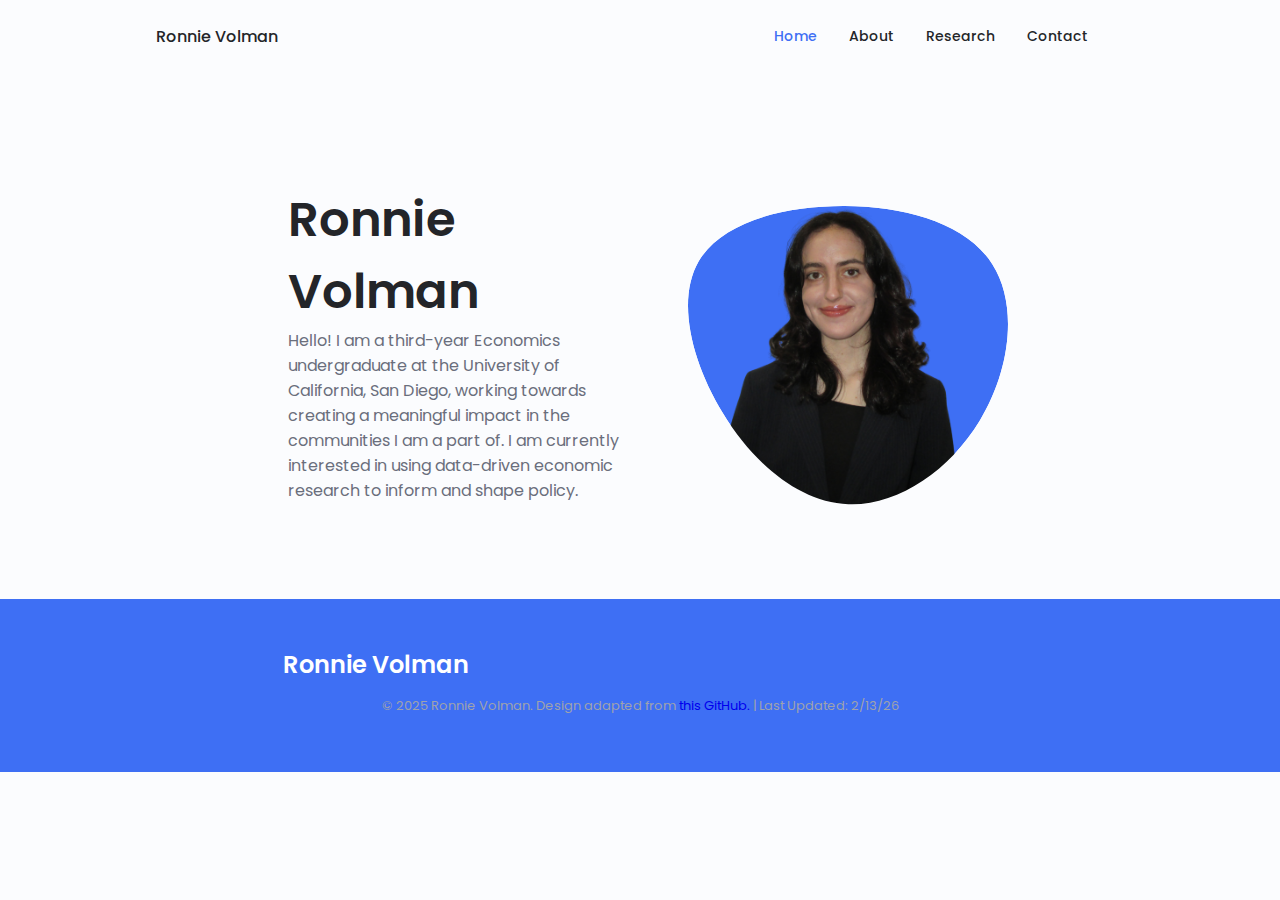
<file: index.html>
<!DOCTYPE html>
<html lang="en">

<head>
    <meta charset="UTF-8">
    <meta name="viewport" content="width=device-width, initial-scale=1.0">
    <meta name="description" content="Ronnie Volman">
    <!--==================== UNICONS ====================-->
    <link rel="stylesheet" href="https://unicons.iconscout.com/release/v4.0.0/css/line.css">
    <link rel="stylesheet" href="https://cdnjs.cloudflare.com/ajax/libs/font-awesome/4.7.0/css/font-awesome.min.css">
    <!--==================== SWIPER CSS ====================-->
    <link rel="stylesheet" href="assets/css/swiper-bundle.min.css">

    <!--==================== CSS ====================-->
    <link rel="stylesheet" href="assets/css/styles.css">

    <title>Ronnie Volman</title>
    <link rel="icon" type="image/x-icon" href="assets/img/music.png">
    <meta name="keywords" content="Economics, Advocacy, Student, Ronnie Volman">
    <meta name="author" content="Ronnie Volman">
    <meta name="robots" content="index, follow">
    <meta name="google-site-verification" content="6LeG3j4qAAAAAOtcAjaKzfura7epObPoDJpJ30uq" />
    <meta http-equiv='cache-control' content='no-cache'> 
    <meta http-equiv='expires' content='0'> 
    <meta http-equiv='pragma' content='no-cache'>
</head>

<body class="homepage">
    <!--==================== HEADER ====================-->
    <header class="header" id="header">
        <nav class="nav container">
            <a href="#" class="nav__logo">Ronnie Volman</a>
            <div class="nav__menu" id="nav-menu">
                <ul class="nav__list grid">
                    <li class="nav__item">
                        <a href="index.html" class="nav__link active-link">
                            <i class="uil uil-estate nav__icon"></i> Home
                        </a>
                    </li>
                    <li class="nav__item">
                        <a href="about.html" class="nav__link">
                            <i class="uil uil-user nav__icon"></i> About
                        </a>
                    </li>
                    <li class="nav__item">
                        <a href="research.html" class="nav__link">
                            <i class="uil uil-scenery nav__icon"></i> Research
                        </a>
                    </li>
                    <li class="nav__item">
                        <a href="contact.html" class="nav__link">
                            <i class="uil uil-message nav__icon"></i> Contact
                        </a>
                    </li>
                </ul>
                <i class="uil uil-times nav__close" id="nav-close"></i>
            </div>
            
            <div class="nav__btns">
                <!--Theme change button-->
                <i class="uil uil-moon change-theme" id="theme-button"></i>
                <div class="nav__toggle" id="nav-toggle">
                    <i class="uil uil-apps"></i>
                </div>
            </div>

        </nav>
    </header>

    <!--==================== MAIN ====================-->
    <main class="main">
        <!--==================== HOME ====================-->
        <section class="home section" id="home">
            <div class="home__container container grid">
                <div class="home__content grid">
                    <div class="home__social">
                        <a href="https://www.linkedin.com/in/ronnievolman/" target="_blank" class="home__social-icon">
                            <i class="uil uil-linkedin-alt"></i>
                        </a>
                        <a href="https://github.com/ronnie-cv" target="_blank" class="home__social-icon">
                            <i class="uil uil-github-alt"></i>
                        </a>
                        <a href="https://medium.com/@rvolman" target="_blank" class="home__social-icon">
                            <i class="uil uil-medium-m"></i>
                        </a>
                    </div>

                    <div class="home__img">
                        <svg class="home__blob" viewBox="0 0 200 187" xmlns="http://www.w3.org/2000/svg"
                            xmlns:xlink="http://www.w3.org/1999/xlink">
                            <mask id="mask0" mask-type="alpha">
                                <path d="M190.312 36.4879C206.582 62.1187 201.309 102.826 182.328 134.186C163.346 165.547
            130.807 187.559 100.226 186.353C69.6454 185.297 41.0228 161.023 21.7403 129.362C2.45775
            97.8511 -7.48481 59.1033 6.67581 34.5279C20.9871 10.1032 59.7028 -0.149132 97.9666
            0.00163737C136.23 0.303176 174.193 10.857 190.312 36.4879Z" />
                            </mask>
                            <g mask="url(#mask0)">
                                <path d="M190.312 36.4879C206.582 62.1187 201.309 102.826 182.328 134.186C163.346
            165.547 130.807 187.559 100.226 186.353C69.6454 185.297 41.0228 161.023 21.7403
            129.362C2.45775 97.8511 -7.48481 59.1033 6.67581 34.5279C20.9871 10.1032 59.7028
            -0.149132 97.9666 0.00163737C136.23 0.303176 174.193 10.857 190.312 36.4879Z" />
                                <image class="home__blob-img" x = "14" y = "-80" width="370" height="370" preserveAspectRatio="xMidYMid slice" xlink:href="assets/img/headshot_nobg.png" />
                            </g>
                        </svg>

                    </div>
                    <div class="home__data">
                        <h1 class="home__title">Ronnie Volman</h1>
                        <p class="home__description"> Hello! I am a third-year Economics undergraduate at
                        the University of California, San Diego, working towards creating a meaningful impact
                        in the communities I am a part of. I am currently interested in using data-driven economic
                        research to inform and shape policy.
                        </p>
                </div>
            </div>
        </section>
    </main>


  <!--==================== FOOTER ====================-->
 <footer class="footer footer--homepage" id="footer">
    <div class="footer__bg">
        <div class="footer__container container grid">
            <div style="display: flex; flex-direction: column; align-items: center;">
                <h2 class="footer__title">Ronnie Volman</h2>
            </div>

            <div class="footer__socials" style="align-self: center;">
                <a href="https://twitter.com/ronnie_volman" class="footer__social" target="_blank">
                    <i class="uil uil-twitter-alt"></i>
                </a>

                <a href="https://medium.com/@rvolman" target="_blank"
                    class="footer__social">
                    <i class="uil uil-medium-m"></i>
                </a>

                <a href="https://www.linkedin.com/in/ronnievolman/" target="_blank" class="footer__social">
                    <i class="uil uil-linkedin-alt"></i>
                </a>
            </div>
        </div>

        <p class="footer__copy" style="margin-top: 10px;">&#169; 2025 Ronnie Volman. Design adapted from <a href="https://github.com/GuglielmoCerri/GuglielmoCerri.github.io">this GitHub. 
        </a>| Last Updated: 2/13/26</p>
    </div>
</footer>

    <!--==================== SCROLL TOP ====================-->
    <a href="" class="scrollup" id="scroll-up">
        <i class="uil uil-arrow-up scroll__icon"></i>
    </a>

    <!--==================== SWIPER JS ====================-->
    <script src="assets/js/swiper-bundle.min.js"></script>

    <!--==================== MAIN JS ====================-->
    <script src="assets/js/main.js"></script>

</body>

</html>

</body>

</html>
</file>
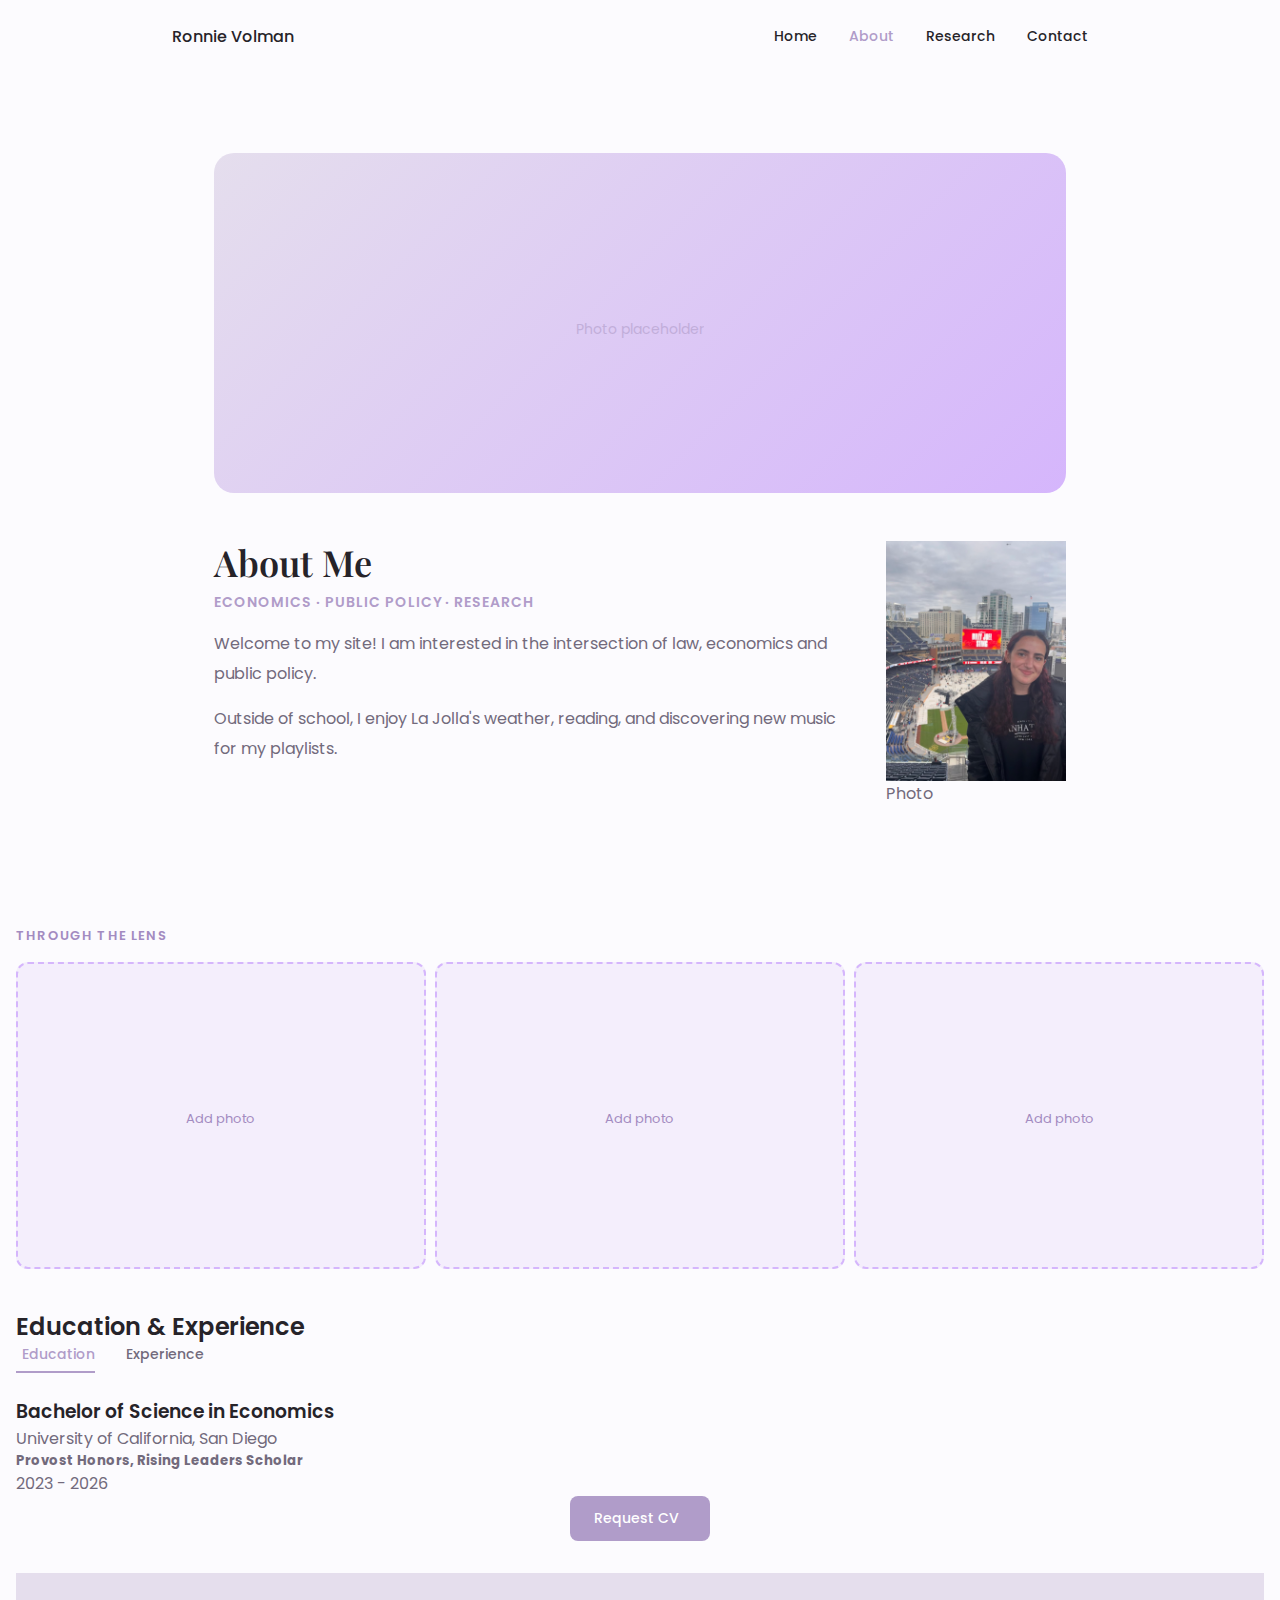
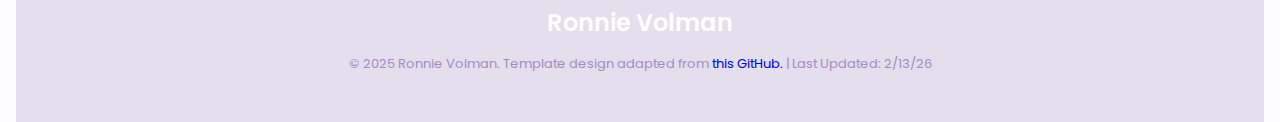
<file: about.html>
About · HTML
Copy

<!DOCTYPE html>
<html lang="en">
<head>
    <meta charset="UTF-8">
    <meta name="viewport" content="width=device-width, initial-scale=1.0">
    <title>About</title>
    <link href="https://fonts.googleapis.com/css2?family=Poppins:wght@400;500;600&family=Playfair+Display:ital,wght@0,600;1,400&display=swap" rel="stylesheet">
    <link rel="stylesheet" href="https://unicons.iconscout.com/release/v4.0.0/css/line.css">
 
    <style>
        :root {
            --header-height: 3rem;
            --hue-color: 267;
            --first-color: hsl(var(--hue-color), 30%, 70%);
            --first-color-second: hsl(var(--hue-color), 30%, 90%);
            --first-color-alt: hsl(var(--hue-color), 50%, 80%);
            --first-color-lighter: hsl(var(--hue-color), 92%, 85%);
            --text-color: hsl(var(--hue-color), 8%, 45%);
            --title-color: hsl(var(--hue-color), 8%, 15%);
            --text-color-light: hsl(var(--hue-color), 30%, 65%);
            --input-color: hsl(var(--hue-color), 70%, 96%);
            --body-color: hsl(var(--hue-color), 60%, 99%);
            --container-color: #FFF;
            --scroll-bar-color: hsl(var(--hue-color), 12%, 90%);
            --scroll-thumb-color: hsl(var(--hue-color), 12%, 80%);
            --body-font: 'Poppins', sans-serif;
            --display-font: 'Playfair Display', serif;
            --h1-font-size: 1.7rem;
            --h2-font-size: 1.25rem;
            --h3-font-size: 1.125rem;
            --normal-font-size: .938rem;
            --small-font-size: .813rem;
            --smaller-font-size: .75rem;
            --font-medium: 500;
            --font-semi-bold: 600;
            --z-fixed: 100;
        }
        @media screen and (min-width: 968px) {
            :root {
                --h1-font-size: 2.25rem; --h2-font-size: 1.5rem;
                --h3-font-size: 1.25rem; --normal-font-size: 1rem;
                --small-font-size: .875rem; --smaller-font-size: .813rem;
            }
        }
        body.dark-theme {
            --first-color-second: hsl(var(--hue-color), 30%, 8%);
            --title-color: hsl(var(--hue-color), 8%, 95%);
            --text-color: hsl(var(--hue-color), 8%, 75%);
            --input-color: hsl(var(--hue-color), 29%, 16%);
            --body-color: hsl(var(--hue-color), 28%, 12%);
            --container-color: hsl(var(--hue-color), 29%, 16%);
            --scroll-bar-color: hsl(var(--hue-color), 12%, 48%);
            --scroll-thumb-color: hsl(var(--hue-color), 12%, 36%);
        }
        * { box-sizing: border-box; padding: 0; margin: 0; }
        html { scroll-behavior: smooth; }
        body { margin: 0 0 var(--header-height) 0; font-family: var(--body-font); font-size: var(--normal-font-size); background-color: var(--body-color); color: var(--text-color); }
        h1,h2,h3,h4 { color: var(--title-color); font-weight: var(--font-semi-bold); }
        ul { list-style: none; } a { text-decoration: none; } img { max-width: 100%; height: auto; }
 
        /*==================== HEADER ====================*/
        .header { width: 100%; position: fixed; bottom: 0; left: 0; z-index: var(--z-fixed); background-color: var(--body-color); }
        .nav { max-width: 968px; height: var(--header-height); display: flex; justify-content: space-between; align-items: center; margin: 0 auto; padding: 0 1rem; }
        .nav__logo { color: var(--title-color); font-weight: var(--font-medium); }
        .nav__logo:hover { color: var(--first-color); }
        .nav__btns { display: flex; align-items: center; }
        .change-theme { font-size: 1.25rem; color: var(--title-color); margin-right: 1rem; cursor: pointer; padding: 0 10px; }
        .change-theme:hover { color: var(--first-color); }
        .nav__toggle { color: var(--title-color); font-size: 1.1rem; cursor: pointer; }
        @media screen and (max-width: 767px) {
            .nav__menu { position: fixed; bottom: -100%; left: 0; width: 100%; background-color: var(--body-color); padding: 2rem 1.5rem 4rem; box-shadow: 0 -1px 4px rgba(0,0,0,.15); border-radius: 1.5rem 1.5rem 0 0; transition: .3s; }
        }
        .nav__list { display: grid; grid-template-columns: repeat(3,1fr); gap: 2rem; }
        .nav__link { display: flex; flex-direction: column; align-items: center; font-size: var(--small-font-size); color: var(--title-color); font-weight: var(--font-medium); }
        .nav__link:hover { color: var(--first-color); }
        .active-link { color: var(--first-color); }
        .nav__icon { font-size: 1.2rem; }
        .nav__close { position: absolute; right: 1.3rem; bottom: .5rem; font-size: 1.5rem; cursor: pointer; color: var(--first-color); }
        .show-menu { bottom: 0; }
        @media screen and (min-width: 768px) {
            body { margin: 0; } .header { top: 0; bottom: initial; } .header, .main { padding: 0 1rem; }
            .nav { height: calc(var(--header-height) + 1.5rem); }
            .nav__icon, .nav__close, .nav__toggle { display: none; }
            .nav__list { display: flex; column-gap: 2rem; } .nav__menu { margin-left: auto; } .change-theme { margin: 0; }
        }
 
        /*==================== MAIN ====================*/
        .main { padding-top: calc(var(--header-height) + 2rem); }
        @media screen and (min-width: 768px) { .main { padding-top: calc(var(--header-height) + 3rem); } }
        .about-page { max-width: 900px; margin: 0 auto; padding: 2rem 1.5rem 5rem; }
 
        /*==================== HERO BANNER ====================*/
        .about-hero { position: relative; width: 100%; height: 340px; border-radius: 1.25rem; overflow: hidden; margin-bottom: 3rem; }
        .about-hero__img { width: 100%; height: 100%; object-fit: cover; display: block; transition: transform .6s ease; }
        .about-hero:hover .about-hero__img { transform: scale(1.03); }
        .about-hero__overlay { position: absolute; inset: 0; background: linear-gradient(to bottom, rgba(0,0,0,0) 30%, rgba(0,0,0,0.55) 100%); }
        .about-hero__text { position: absolute; bottom: 1.75rem; left: 2rem; right: 2rem; }
        .about-hero__label { font-size: var(--smaller-font-size); text-transform: uppercase; letter-spacing: .12em; color: rgba(255,255,255,.75); font-weight: var(--font-medium); margin-bottom: .3rem; }
        .about-hero__caption { font-family: var(--display-font); font-style: italic; font-size: 1.5rem; color: #fff; line-height: 1.3; }
        .about-hero__placeholder { width: 100%; height: 100%; background: linear-gradient(135deg, var(--first-color-second) 0%, var(--first-color-lighter) 100%); display: flex; flex-direction: column; align-items: center; justify-content: center; gap: .75rem; color: var(--first-color); }
        .about-hero__placeholder i { font-size: 3rem; opacity: .5; }
        .about-hero__placeholder span { font-size: var(--small-font-size); opacity: .6; }
 
        /*==================== BIO ====================*/
        .about-intro { display: grid; grid-template-columns: 1fr 180px; gap: 2.5rem; align-items: start; margin-bottom: 2.5rem; }
        @media screen and (max-width: 600px) { .about-intro { grid-template-columns: 1fr; } .about-intro__portrait { justify-self: center; } }
        .about-intro__bio h1 { font-family: var(--display-font); font-size: var(--h1-font-size); margin-bottom: .5rem; line-height: 1.2; }
        .about-intro__role { font-size: var(--small-font-size); color: var(--first-color); font-weight: var(--font-semi-bold); text-transform: uppercase; letter-spacing: .07em; margin-bottom: 1rem; }
        .about-intro__desc { color: var(--text-color); line-height: 1.85; font-size: var(--normal-font-size); margin-bottom: 1rem; }
        .about-intro__portrait { width: 180px; height: 220px; border-radius: 1rem; overflow: hidden; box-shadow: 0 4px 20px rgba(0,0,0,.1); flex-shrink: 0; display: block; }
        .about-intro__portrait img { width: 100%; height: 100%; object-fit: cover; object-position: center; display: block; }
        .about-intro__portrait-placeholder { width: 100%; height: 100%; background: var(--input-color); display: flex; flex-direction: column; align-items: center; justify-content: center; color: var(--text-color-light); gap: .5rem; font-size: var(--smaller-font-size); }
        .about-intro__portrait-placeholder i { font-size: 2rem; color: var(--first-color-lighter); }
 
        /*==================== SECTION LABEL ====================*/
        .section-label { font-size: var(--smaller-font-size); text-transform: uppercase; letter-spacing: .09em; color: var(--text-color-light); font-weight: var(--font-semi-bold); margin-bottom: 1rem; }
 
        /*==================== CURRENTLY CARDS ====================*/
        .currently-section { margin-bottom: 2.5rem; }
        .currently-grid { display: grid; grid-template-columns: repeat(auto-fill, minmax(240px, 1fr)); gap: 1rem; }
        .currently-card { background: var(--container-color); border-radius: .75rem; padding: 1.25rem; box-shadow: 0 2px 8px rgba(0,0,0,.06); }
        .currently-card__icon { font-size: 1.4rem; color: var(--first-color); margin-bottom: .5rem; display: block; }
        .currently-card h3 { font-size: var(--small-font-size); text-transform: uppercase; letter-spacing: .07em; color: var(--text-color-light); margin-bottom: .6rem; font-weight: var(--font-semi-bold); }
        .currently-card ul { display: flex; flex-direction: column; gap: .35rem; }
        .currently-card li { font-size: var(--smaller-font-size); color: var(--text-color); line-height: 1.5; }
        .currently-card li em { color: var(--title-color); font-style: italic; }
 
        /*==================== PHOTO STRIP ====================*/
        .photo-section { margin-bottom: 2.5rem; }
        .photo-strip { display: grid; grid-template-columns: repeat(3, 1fr); gap: .6rem; }
        @media screen and (max-width: 500px) { .photo-strip { grid-template-columns: repeat(2, 1fr); } }
        .photo-strip__item { position: relative; aspect-ratio: 4/3; border-radius: .75rem; overflow: hidden; cursor: pointer; }
        .photo-strip__item img { width: 100%; height: 100%; object-fit: cover; transition: transform .4s ease; display: block; }
        .photo-strip__item:hover img { transform: scale(1.06); }
        .photo-strip__item-placeholder { width: 100%; background: var(--input-color); display: flex; flex-direction: column; align-items: center; justify-content: center; color: var(--text-color-light); gap: .4rem; font-size: var(--smaller-font-size); border: 2px dashed var(--first-color-lighter); border-radius: .75rem; aspect-ratio: 4/3; }
        .photo-strip__item-placeholder i { font-size: 1.5rem; color: var(--first-color-lighter); }
        .photo-strip__caption { position: absolute; bottom: 0; left: 0; right: 0; background: linear-gradient(transparent, rgba(0,0,0,.55)); color: #fff; padding: .75rem .6rem .5rem; font-size: var(--smaller-font-size); opacity: 0; transition: opacity .3s; font-style: italic; }
        .photo-strip__item:hover .photo-strip__caption { opacity: 1; }
 
        /*==================== TIMELINE ====================*/
        .quals-section { margin-bottom: 2.5rem; }
        .qualification__tabs { display: flex; gap: 1.5rem; margin-bottom: 1.5rem; }
        .qualification__button { display: flex; align-items: center; gap: .4rem; font-size: var(--small-font-size); color: var(--text-color); font-weight: var(--font-medium); cursor: pointer; padding-bottom: .35rem; border-bottom: 2px solid transparent; transition: color .2s, border-color .2s; background: none; border-top: none; border-left: none; border-right: none; font-family: var(--body-font); }
        .qualification__button.qualification__active { color: var(--first-color); border-bottom-color: var(--first-color); }
        .qualification__button:hover { color: var(--first-color); }
        .qualification__icon { font-size: 1.1rem; }
        .qualification__content { display: none; }
        .qualification__content.qualification__active { display: block; }
 
        .quals-timeline { position: relative; padding-left: 1.75rem; }
        .quals-timeline::before { content: ''; position: absolute; left: 5px; top: 8px; bottom: 8px; width: 2px; background: var(--first-color-lighter); }
        .qual-entry { position: relative; margin-bottom: 1.5rem; }
        .qual-entry::before { content: ''; position: absolute; left: -1.75rem; top: .3rem; width: 12px; height: 12px; border-radius: 50%; background: var(--first-color); }
        .qual-entry__title { font-size: var(--normal-font-size); color: var(--title-color); font-weight: var(--font-semi-bold); margin-bottom: .15rem; }
        .qual-entry__sub { font-size: var(--small-font-size); color: var(--text-color); margin-bottom: .2rem; }
        .qual-entry__date { font-size: var(--smaller-font-size); color: var(--text-color-light); display: flex; align-items: center; gap: .3rem; }
        .qual-entry__badge { font-size: var(--smaller-font-size); color: var(--first-color); font-style: italic; display: block; margin-bottom: .2rem; }
 
        /*==================== CV ====================*/
        .cv-wrap { text-align: center; margin-top: 1rem; }
        .button { display: inline-flex; align-items: center; gap: .4rem; background-color: var(--first-color); color: #FFF; padding: .75rem 1.5rem; border-radius: .5rem; font-weight: var(--font-medium); font-family: var(--body-font); font-size: var(--small-font-size); transition: background .2s; }
        .button:hover { background-color: var(--first-color-alt); }
        .button__icon { font-size: 1.1rem; }
 
        /*==================== SCROLLBAR ====================*/
        ::-webkit-scrollbar { width: .60rem; background-color: var(--scroll-bar-color); border-radius: .5rem; }
        ::-webkit-scrollbar-thumb { background-color: var(--scroll-thumb-color); border-radius: .5rem; }
 
        /*==================== FOOTER ====================*/
        .footer { padding-top: 2rem; text-align: center; }
        .footer__bg { background-color: var(--first-color-second); padding: 2rem 0 3rem; }
        .footer__title { font-size: var(--h2-font-size); margin-bottom: .25rem; }
        .footer__subtitle { font-size: var(--small-font-size); }
        .footer__copy { font-size: var(--smaller-font-size); text-align: center; color: var(--text-color-light); margin-top: 2rem; }
        .footer__title, .footer__subtitle, .footer__link, .footer__social { color: #FFF; }
        .footer__social { font-size: 1.25rem; margin-right: 1.5rem; }
        .footer__social:hover { color: var(--first-color-lighter); }
    </style>
</head>

<body>
    <!--==================== HEADER ====================-->
    <header class="header" id="header">
        <nav class="nav container">
            <a href="#" class="nav__logo">Ronnie Volman</a>
            <div class="nav__menu" id="nav-menu">
                <ul class="nav__list grid">
                    <li class="nav__item">
                        <a href="index.html" class="nav__link">
                            <i class="uil uil-estate nav__icon"></i> Home
                        </a>
                    </li>
                    <li class="nav__item">
                        <a href="about.html" class="nav__link active-link">
                            <i class="uil uil-user nav__icon"></i> About
                        </a>
                    </li>
                    <li class="nav__item">
                        <a href="research.html" class="nav__link">
                            <i class="uil uil-scenery nav__icon"></i> Research
                        </a>
                    </li>
                    <li class="nav__item">
                        <a href="contact.html" class="nav__link">
                            <i class="uil uil-message nav__icon"></i> Contact
                        </a>
                    </li>
                </ul>
                <i class="uil uil-times nav__close" id="nav-close"></i>
            </div>
            
            <div class="nav__btns">
                <!--Theme change button-->
                <i class="uil uil-moon change-theme" id="theme-button"></i>
                <div class="nav__toggle" id="nav-toggle">
                    <i class="uil uil-apps"></i>
                </div>
            </div>

        </nav>
    </header>
<main class="main">
        <div class="about-page">
 
            <!-- HERO BANNER -->
            <!-- To add your photo, replace the placeholder div below with:
                 <img src="assets/img/your-nature-photo.jpg" alt="Nature" class="about-hero__img">
                 <div class="about-hero__overlay"></div>
                 <div class="about-hero__text">
                     <p class="about-hero__label">Torrey Pines, CA</p>
                     <p class="about-hero__caption">somewhere worth slowing down</p>
                 </div>
            -->
            <div class="about-hero">
                <div class="about-hero__placeholder">
                    <i class="uil uil-camera"></i>
                    <span>Photo placeholder</span>
                </div>
            </div>
 
            <!-- BIO -->
            <div class="about-intro">
                <div class="about-intro__bio">
                    <h1>About Me</h1>
                    <p class="about-intro__role">Economics · Public Policy · Research</p>
                    <p class="about-intro__desc">
                        Welcome to my site! I am interested in the intersection of law, economics and public policy.
                    </p>
                    <p class="about-intro__desc">
                        Outside of school, I enjoy La Jolla's weather, reading, and discovering new music for my playlists.
                    </p>
                </div>
                <!-- To add your portrait, replace the placeholder div below with:
                     <img src="assets/img/profile.jpg" alt="Your name">
                -->
            <div class="about__container container grid">
                <img src="assets/img/ronnieconcert.jpg" alt="" class="about__img">
                        <i class="uil uil-user-circle"></i>
                        <span>Photo</span>
                    </div>
                </div>
            </div>

            <!-- PHOTO STRIP -->
            <!-- To add photos, replace each placeholder div below with:
                 <div class="photo-strip__item">
                     <img src="assets/img/nature1.jpg" alt="description">
                     <span class="photo-strip__caption">Torrey Pines, golden hour</span>
                 </div>
            -->
            <div class="photo-section">
                <p class="section-label">Through the lens</p>
                <div class="photo-strip">
                    <div class="photo-strip__item-placeholder"><i class="uil uil-image-plus"></i><span>Add photo</span></div>
                    <div class="photo-strip__item-placeholder"><i class="uil uil-image-plus"></i><span>Add photo</span></div>
                    <div class="photo-strip__item-placeholder"><i class="uil uil-image-plus"></i><span>Add photo</span></div>
                </div>
            </div>
        
        <!--====================         <div class="blog__container container">
        <div class="blog__posts grid">

        <article class="blog__card">
            <div class="blog__content">
                <h3 class="blog__title">Currently Reading</h3>
                <ul>
                    <li><i>Lonesome Dove</i> by Larry McMurtry</li>
                    <li><i>Mistborn: The Well of Ascension</i> by Brandon Sanderson</li>
                    <li><i>How Democracies Die</i> by Daniel Ziblatt and Steven Levitsky</li>
                  </ul>
        </div>
        </article>

        <article class="blog__card">
            <div class="blog__content">
                <h3 class="blog__title">Current Favorites</h3>
                <ul>
                    <li>Finding new coffee spots around San Diego</li>
                    <li>Learning about UI/UX design principles</li>
                    <li>CSN, ELO, Fleetwood Mac, Eagles, Steely Dan</li>
                    <li>Falling down video essay rabbit holes</li>
                  </ul>
        </div>
        </article>
    </div> ====================-->
</div>
        <!--==================== QUALIFICATION ====================-->

        <section class="qualification section" id="qualifications">
            <h2 class="section__title">Education & Experience</h2>

            <div class="qualification__container container">
                <div class="qualification__tabs">
                    <div class="qualification__button button--flex qualification__active" data-target="#education">
                        <i class="uil uil-graduation-cap qualification__icon"></i>
                        Education
                    </div>

                    <div class="qualification__button button--flex" data-target="#work">
                        <i class="uil uil-briefcase-alt qualification__icon"></i>
                        Experience
                    </div>
                </div>

                <div class="qualification__sections">
                    <!--===============================QUALIFICATION CONTENT 1 ===========================-->
                    <div class="qualification__content qualification__active" data-content id="education">
                        <!--===============================QUALIFICATION 1 ===========================-->
                        <div class="qualification__data">
                            <div>
                                <h3 class="qualification__title">Bachelor of Science in Economics</h3>
                                <span class="qualification__subtitle">
                                    <a>University of California, San Diego</a>
                                        <br>
                                        <h5>Provost Honors, Rising Leaders Scholar</h5>
                                </span>
                                <div class="qualification__calendar">
                                    <i class="uil uil-calendar-alt"></i>
                                    2023 - 2026
                                </div>
                            </div>

                            <div>
                                <span class="qualification__rounder"></span>
                                <span class="qualification__line"></span>
                            </div>
                        </div>

                        <!--===============================QUALIFICATION 2 ===========================-->
                        <div class="qualification__data">
                            <div></div>
                            <div>
                                <span class="qualification__rounder"></span>
                            </div>
                            <div>
                                </div>
                            </div>
                        </div>
                    <!--===============================QUALIFICATION CONTENT 2 ===========================-->
                    <div class="qualification__content" data-content id="work">
                        <!--===============================QUALIFICATION 1 ===========================-->
                        <div class="qualification__data">
                            <div>
                                <h3 class="qualification__title">Research Assistant</h3>
                                <span class="qualification__subtitle">
                                    <a>UCSD Department of Economics</a>
                                </span>
                                <div class="qualification__calendar">
                                    <i class="uil uil-calendar-alt"></i>
                                    December 2025 - Present
                                </div>
                            </div>

                            <div>
                                <span class="qualification__rounder"></span>
                                <span class="qualification__line"></span>
                            </div>
                        </div>
                        <!--===============================QUALIFICATION 2 ===========================-->
                        <div class="qualification__data">
                            <div></div>
                            <div>
                                <span class="qualification__rounder"></span>
                                <span class="qualification__line"></span>
                            </div>

                            <div>
                                <h3 class="qualification__title">Pre-Law Intern</h3>
                                <span class="qualification__subtitle">
                                    <a>USD School of Law, Centers for Public Interest Law</a>
                                </span>
                                <div class="qualification__calendar">
                                    <i class="uil uil-calendar-alt"></i>
                                    September 2025 - November 2025
                                </div>
                            </div>
                        </div>
                        <div class="qualification__data">
                            <div>
                                <h3 class="qualification__title">Undergraduate Research Assistant</h3>
                                <span class="qualification__subtitle">
                                    <a>Economic Research Lab at UCSD</a>
                                </span>
                                <div class="qualification__calendar">
                                    <i class="uil uil-calendar-alt"></i>
                                    October 2024 - Present
                                </div>
                            </div>

                            <div>
                                <span class="qualification__rounder"></span>
                                <span class="qualification__line"></span>
                            </div>
                        </div>
                        <div class="qualification__data">
                            <div></div>
                            <div>
                                <span class="qualification__rounder"></span>
                                <span class="qualification__line"></span>
                            </div>

                            <div>
                                <h3 class="qualification__title">Undergraduate Research Fellow</h3>
                                <span class="qualification__subtitle">
                                    <a>Cambridge International Advisory Group</a>
                                </span>
                                <div class="qualification__calendar">
                                    <i class="uil uil-calendar-alt"></i>
                                    January 2025 - May 2025
                                </div>
                            </div>
                        </div>
                                                <div class="qualification__data">
                            <div>
                                <h3 class="qualification__title">Research Assistant</h3>
                                <span class="qualification__subtitle">
                                    <a>Rady School of Management</a>
                                </span>
                                <div class="qualification__calendar">
                                    <i class="uil uil-calendar-alt"></i>
                                    June 2024 - September 2024
                                </div>
                            </div>

                            <div>
                                <span class="qualification__rounder"></span>
                                <span class="qualification__line"></span>
                            </div>
                        </div>

                            <div class="qualification__data">
                            <div></div>
                            <div>
                                <span class="qualification__rounder"></span>
                            </div>
                                </div>
                            </div>
                        </div>
                        </div>
                    </div>
                </div>
            </div>
        </section>

<!-- CV Request Button -->
<div style="text-align: center;">
    <a href="mailto:rvolman@ucsd.edu?subject=CV%20Request"
       class="button button--flex">
      Request CV
      <i class="uil uil-envelope-alt button__icon"></i>
    </a>
  </div>
  
<!--==================== FOOTER ====================-->
 <footer class="footer" id="footer">
    <div class="footer__bg">
        <div class="footer__container container grid">
            <div style="display: flex; flex-direction: column; align-items: center;">
                <h2 class="footer__title">Ronnie Volman</h2>
            </div>

            <div class="footer__socials" style="align-self: center;">
                <a href="https://twitter.com/ronnie_volman" class="footer__social" target="_blank">
                    <i class="uil uil-twitter-alt"></i>
                </a>

                <a href="https://medium.com/@rvolman" target="_blank"
                    class="footer__social">
                    <i class="uil uil-medium-m"></i>
                </a>

                <a href="https://www.linkedin.com/in/ronnievolman/" target="_blank" class="footer__social">
                    <i class="uil uil-linkedin-alt"></i>
                </a>
            </div>
        </div>

        <p class="footer__copy" style="margin-top: 10px;">&#169; 2025 Ronnie Volman. Template design adapted from <a href="https://github.com/GuglielmoCerri/GuglielmoCerri.github.io">this GitHub.
        </a>| Last Updated: 2/13/26</p>
    </div>
</footer>

    <!--==================== SCROLL TOP ====================-->
    <a href="" class="scrollup" id="scroll-up">
        <i class="uil uil-arrow-up scroll__icon"></i>
    </a>

    <!--==================== SWIPER JS ====================-->
    <script src="assets/js/swiper-bundle.min.js"></script>

    <!--==================== MAIN JS ====================-->
    <script src="assets/js/main.js"></script>

    <style>
        .blog__container {
            gap: 2.5rem;
            padding-top: 1rem;
        }

        .blog__card {
            background-color: var(--container-color);
            border-radius: 1rem;
            padding: 2rem;
            box-shadow: 0 2px 8px rgba(0, 0, 0, 0.1);
            transition: all 0.3s ease;
        }

        .blog__card:hover {
            transform: translateY(-0.5rem);
            box-shadow: 0 4px 12px rgba(0, 0, 0, 0.15);
        }

        .blog__content {
            height: 100%;
            display: flex;
            flex-direction: column;
        }

        .blog__date {
            display: flex;
            align-items: center;
            gap: 0.5rem;
            font-size: var(--small-font-size);
            color: var(--text-color-light);
            margin-bottom: var(--mb-1);
        }

        .blog__date i {
            font-size: 1rem;
        }

        .blog__title {
            font-size: var(--h3-font-size);
            margin-bottom: var(--mb-1);
            color: var(--title-color);
            font-weight: var(--font-semi-bold);
            line-height: 1.4;
        }

        .blog__description {
            margin-bottom: var(--mb-1-5);
            color: var(--text-color);
            line-height: 1.6;
            flex-grow: 1;
        }

        .blog__button {
            width: max-content;
            margin-top: auto;
        }

        /* Small devices */
        @media screen and (max-width: 480px) {
            .blog__card {
                padding: 1.5rem;
            }

            .blog__title {
                font-size: var(--normal-font-size);
            }

            .blog__description {
                font-size: var(--small-font-size);
            }
        }

        /* iPhone 12-15 standard sizes */
        @media screen and (min-width: 376px) and (max-width: 430px) {
            .blog__card {
                padding: 1.75rem;
            }

            .blog__title {
                font-size: 1.1rem;
            }

            .blog__description {
                font-size: 0.85rem;
            }
        }

        /* All devices - single column layout */
        .blog__container {
            grid-template-columns: 1fr;
            max-width: 768px;
            margin: 0 auto;
        }
    </style>

</body>

</html>

</body>

</html>
</file>
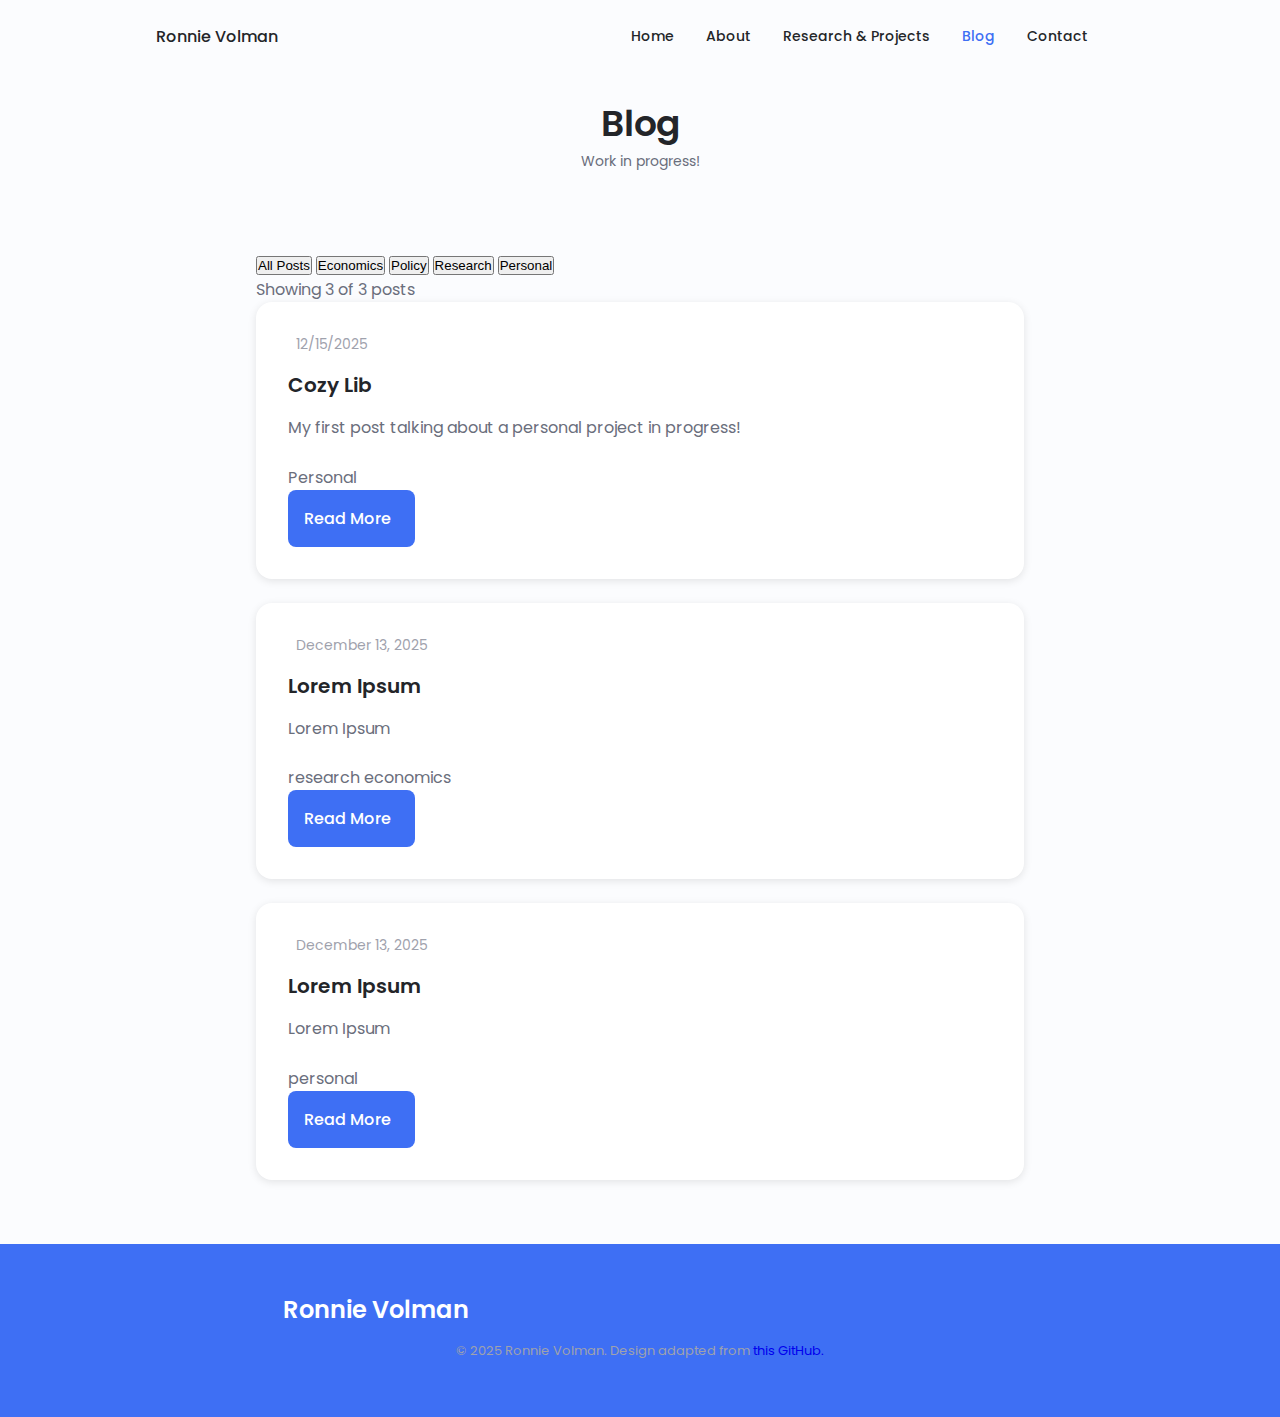
<file: blog.html>
<!DOCTYPE html>
<html lang="en">

<head>
    <meta charset="UTF-8">
    <meta name="viewport" content="width=device-width, initial-scale=1.0">
    <meta name="description" content="Ronnie Volman - Blog">
    <!--==================== UNICONS ====================-->
    <link rel="stylesheet" href="https://unicons.iconscout.com/release/v4.0.0/css/line.css">
    <link rel="stylesheet" href="https://cdnjs.cloudflare.com/ajax/libs/font-awesome/4.7.0/css/font-awesome.min.css">
    <!--==================== SWIPER CSS ====================-->
    <link rel="stylesheet" href="assets/css/swiper-bundle.min.css">

    <!--==================== CSS ====================-->
    <link rel="stylesheet" href="assets/css/styles.css">

    <title>Ronnie Volman - Blog</title>
    <link rel="icon" type="image/x-icon" href="assets/img/music.png">
    <meta name="keywords" content="Economics, Advocacy, Student, Ronnie Volman, Blog">
    <meta name="author" content="Ronnie Volman">
    <meta name="robots" content="index, follow">
    <meta name="google-site-verification" content="6LeG3j4qAAAAAOtcAjaKzfura7epObPoDJpJ30uq" />
    <meta http-equiv='cache-control' content='no-cache'> 
    <meta http-equiv='expires' content='0'> 
    <meta http-equiv='pragma' content='no-cache'>
</head>

<body>
    <!--==================== HEADER ====================-->
    <header class="header" id="header">
        <nav class="nav container">
            <a href="#" class="nav__logo">Ronnie Volman</a>
            <div class="nav__menu" id="nav-menu">
                <ul class="nav__list grid">
                    <li class="nav__item">
                        <a href="index.html" class="nav__link">
                            <i class="uil uil-estate nav__icon"></i> Home
                        </a>
                    </li>
                    <li class="nav__item">
                        <a href="about.html" class="nav__link">
                            <i class="uil uil-user nav__icon"></i> About
                        </a>
                    </li>
                    <li class="nav__item">
                        <a href="research.html" class="nav__link">
                            <i class="uil uil-scenery nav__icon"></i> Research & Projects
                        </a>
                    </li>
                    <li class="nav__item">
                        <a href="blog.html" class="nav__link active-link">
                            <i class="uil uil-pen nav__icon"></i> Blog
                        </a>
                    </li>
                    <li class="nav__item">
                        <a href="contact.html" class="nav__link">
                            <i class="uil uil-message nav__icon"></i> Contact
                        </a>
                    </li>
                </ul>
                <i class="uil uil-times nav__close" id="nav-close"></i>
            </div>
            
            <div class="nav__btns">
                <!--Theme change button-->
                <i class="uil uil-moon change-theme" id="theme-button"></i>
                <div class="nav__toggle" id="nav-toggle">
                    <i class="uil uil-apps"></i>
                </div>
            </div>

        </nav>
    </header>

 <!--==================== BLOG ====================-->
<section class="blog section" id="blog">
    <h2 class="section__title">Blog</h2>
    <span class="section__subtitle">Work in progress!</span>

    <div class="blog__container container">
        
        <!-- Tag Filter Buttons -->
        <div class="tag-filters">
            <button class="tag-btn active" data-tag="all">All Posts</button>
            <button class="tag-btn" data-tag="Economics">Economics</button>
            <button class="tag-btn" data-tag="Policy">Policy</button>
            <button class="tag-btn" data-tag="Research">Research</button>
            <button class="tag-btn" data-tag="Personal">Personal</button>
        </div>

        <div class="results-count"></div>

        <div class="blog__posts grid">
            <!--==================== BLOG POST 1 ====================-->
            <article class="blog__card" data-tags="Personal, all">
                <div class="blog__content">
                    <div class="blog__date">
                        <i class="uil uil-calendar-alt"></i>
                        <span>12/15/2025</span>
                    </div>
                    <h3 class="blog__title">Cozy Lib</h3>
                    <p class="blog__description">
                        My first post talking about a personal project in progress!
                    </p>
                    <div class="post-tags">
                        <span class="post-tag">Personal</span>
                    </div>
                    <a href="blog-post-1.html" class="button button--flex blog__button">
                        Read More
                        <i class="uil uil-arrow-right button__icon"></i>
                    </a>
                </div>
            </article>

            <!--==================== BLOG POST 2 ====================-->
            <article class="blog__card" data-tags="research,economics">
                <div class="blog__content">
                    <div class="blog__date">
                        <i class="uil uil-calendar-alt"></i>
                        <span>December 13, 2025</span>
                    </div>
                    <h3 class="blog__title">Lorem Ipsum</h3>
                    <p class="blog__description">
                        Lorem Ipsum
                    </p>
                    <div class="post-tags">
                        <span class="post-tag">research</span>
                        <span class="post-tag">economics</span>
                    </div>
                    <a href="blog-post-2.html" class="button button--flex blog__button">
                        Read More
                        <i class="uil uil-arrow-right button__icon"></i>
                    </a>
                </div>
            </article>

            <!--==================== BLOG POST 3 ====================-->
            <article class="blog__card" data-tags="personal">
                <div class="blog__content">
                    <div class="blog__date">
                        <i class="uil uil-calendar-alt"></i>
                        <span>December 13, 2025</span>
                    </div>
                    <h3 class="blog__title">Lorem Ipsum</h3>
                    <p class="blog__description">
                        Lorem Ipsum
                    </p>
                    <div class="post-tags">
                        <span class="post-tag">personal</span>
                    </div>
                    <a href="blog-post-3.html" class="button button--flex blog__button">
                        Read More
                        <i class="uil uil-arrow-right button__icon"></i>
                    </a>
                </div>
            </article>
        </div>
    </div>
</section>

    <!--==================== FOOTER ====================-->
    <footer class="footer footer--blog" id="footer">
        <div class="footer__bg">
            <div class="footer__container container grid">
                <div style="display: flex; flex-direction: column; align-items: center;">
                    <h2 class="footer__title">Ronnie Volman</h2>
                </div>

                <div class="footer__socials" style="align-self: center;">
                    <a href="https://twitter.com/ronnie_volman" class="footer__social" target="_blank">
                        <i class="uil uil-twitter-alt"></i>
                    </a>

                    <a href="https://medium.com/@rvolman" target="_blank" class="footer__social">
                        <i class="uil uil-medium-m"></i>
                    </a>

                    <a href="https://www.linkedin.com/in/ronnievolman/" target="_blank" class="footer__social">
                        <i class="uil uil-linkedin-alt"></i>
                    </a>
                </div>
            </div>

            <p class="footer__copy" style="margin-top: 10px;">&#169; 2025 Ronnie Volman. Design adapted from <a href="https://github.com/GuglielmoCerri/GuglielmoCerri.github.io">this GitHub.</a></p>
        </div>
    </footer>

    <!--==================== BLOG FILTER SCRIPT ====================-->
<script>
    // Get all filter buttons and posts
    const filterBtns = document.querySelectorAll('.tag-btn');
    const posts = document.querySelectorAll('.blog__card');
    const resultsCount = document.querySelector('.results-count');

    // Function to update results count
    function updateCount() {
        const visiblePosts = document.querySelectorAll('.blog__card:not(.hidden)').length;
        const totalPosts = posts.length;
        resultsCount.textContent = `Showing ${visiblePosts} of ${totalPosts} posts`;
    }

    // Filter posts by tag
    function filterPosts(selectedTag) {
        posts.forEach(post => {
            const postTags = post.dataset.tags.split(',');
            
            if (selectedTag === 'all' || postTags.includes(selectedTag)) {
                post.classList.remove('hidden');
            } else {
                post.classList.add('hidden');
            }
        });

        updateCount();
    }

    // Add click event to all filter buttons
    filterBtns.forEach(btn => {
        btn.addEventListener('click', () => {
            // Remove active class from all buttons
            filterBtns.forEach(b => b.classList.remove('active'));
            
            // Add active class to clicked button
            btn.classList.add('active');
            
            // Get selected tag and filter posts
            const selectedTag = btn.dataset.tag;
            filterPosts(selectedTag);
        });
    });

    // Initialize count on page load
    if (resultsCount) {
        updateCount();
    }
</script>

   <!--==================== SCROLL TOP ====================-->
    <a href="" class="scrollup" id="scroll-up">
        <i class="uil uil-arrow-up scroll__icon"></i>
    </a>

    <!--==================== SWIPER JS ====================-->
    <script src="assets/js/swiper-bundle.min.js"></script>

    <!--==================== MAIN JS ====================-->
    <script src="assets/js/main.js"></script>

    <style>
        .blog__container {
            gap: 2.5rem;
            padding-top: 1rem;
        }

        .blog__card {
            background-color: var(--container-color);
            border-radius: 1rem;
            padding: 2rem;
            box-shadow: 0 2px 8px rgba(0, 0, 0, 0.1);
            transition: all 0.3s ease;
        }

        .blog__card:hover {
            transform: translateY(-0.5rem);
            box-shadow: 0 4px 12px rgba(0, 0, 0, 0.15);
        }

        .blog__content {
            height: 100%;
            display: flex;
            flex-direction: column;
        }

        .blog__date {
            display: flex;
            align-items: center;
            gap: 0.5rem;
            font-size: var(--small-font-size);
            color: var(--text-color-light);
            margin-bottom: var(--mb-1);
        }

        .blog__date i {
            font-size: 1rem;
        }

        .blog__title {
            font-size: var(--h3-font-size);
            margin-bottom: var(--mb-1);
            color: var(--title-color);
            font-weight: var(--font-semi-bold);
            line-height: 1.4;
        }

        .blog__description {
            margin-bottom: var(--mb-1-5);
            color: var(--text-color);
            line-height: 1.6;
            flex-grow: 1;
        }

        .blog__button {
            width: max-content;
            margin-top: auto;
        }

        /* Small devices */
        @media screen and (max-width: 480px) {
            .blog__card {
                padding: 1.5rem;
            }

            .blog__title {
                font-size: var(--normal-font-size);
            }

            .blog__description {
                font-size: var(--small-font-size);
            }
        }

        /* iPhone 12-15 standard sizes */
        @media screen and (min-width: 376px) and (max-width: 430px) {
            .blog__card {
                padding: 1.75rem;
            }

            .blog__title {
                font-size: 1.1rem;
            }

            .blog__description {
                font-size: 0.85rem;
            }
        }

        /* All devices - single column layout */
        .blog__container {
            grid-template-columns: 1fr;
            max-width: 768px;
            margin: 0 auto;
        }
    </style>

</body>

</html>
</file>
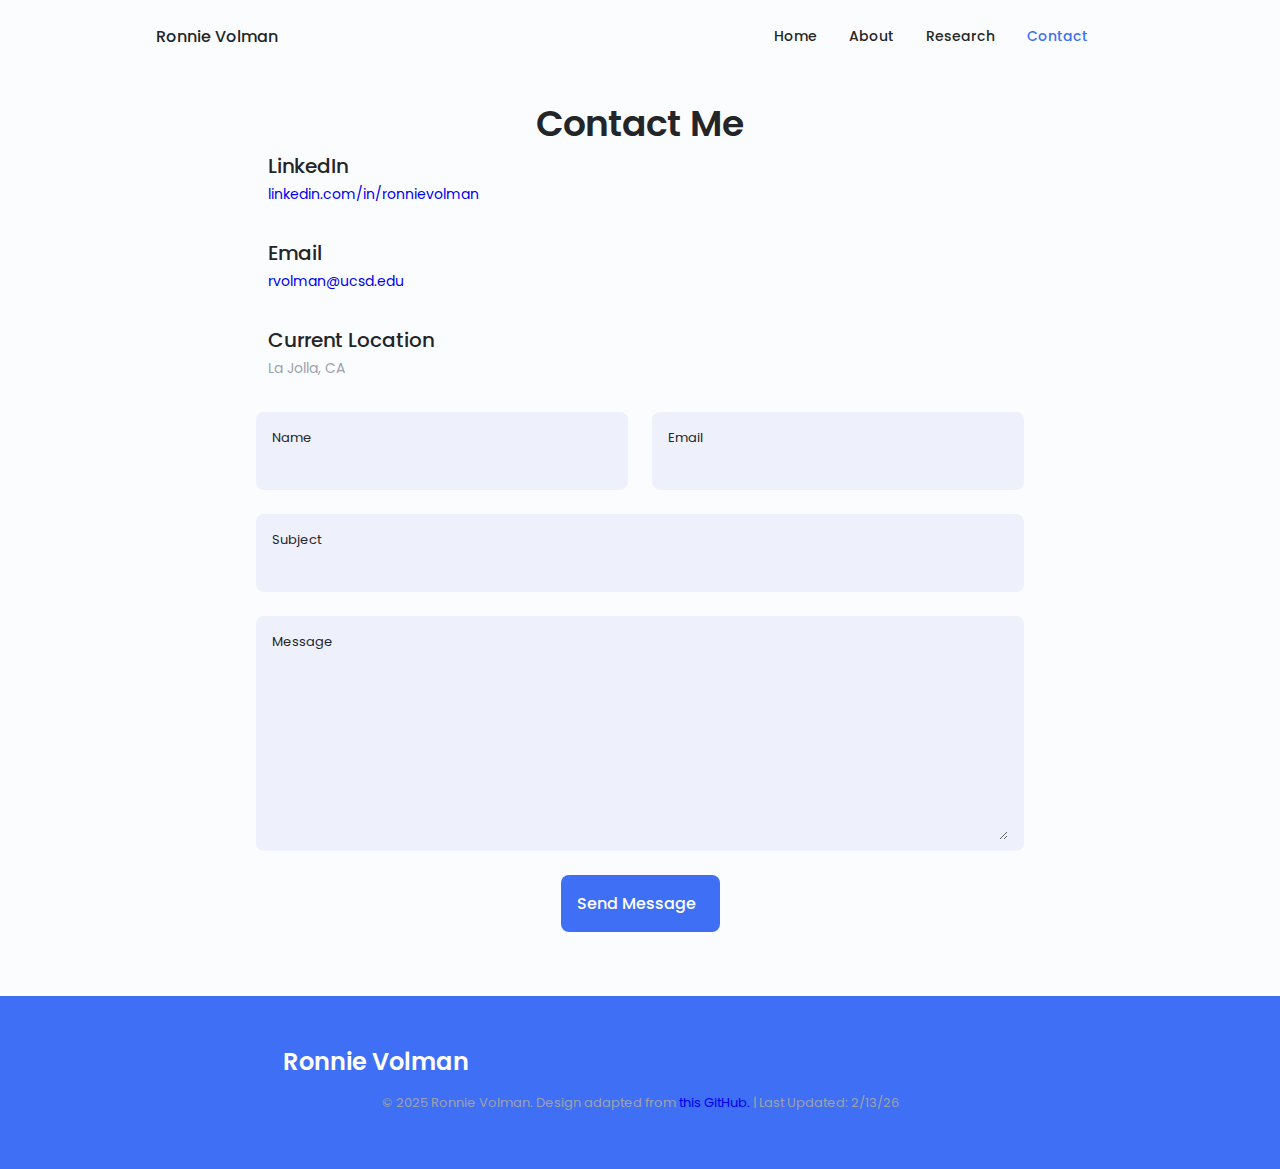
<file: contact.html>
<!DOCTYPE html>
<html lang="en">

<head>
    <meta charset="UTF-8">
    <meta name="viewport" content="width=device-width, initial-scale=1.0">
    <meta name="description" content="Ronnie Volman">
    <!--==================== UNICONS ====================-->
    <link rel="stylesheet" href="https://unicons.iconscout.com/release/v4.0.0/css/line.css">
    <link rel="stylesheet" href="https://cdnjs.cloudflare.com/ajax/libs/font-awesome/4.7.0/css/font-awesome.min.css">
    <!--==================== SWIPER CSS ====================-->
    <link rel="stylesheet" href="assets/css/swiper-bundle.min.css">

    <!--==================== CSS ====================-->
    <link rel="stylesheet" href="assets/css/styles.css">

    <title>Contact</title>
    <link rel="icon" type="image/x-icon" href="assets/img/music.png">
    <meta name="keywords" content="Economics, Advocacy, Student, Ronnie Volman">
    <meta name="author" content="Ronnie Volman">
    <meta name="robots" content="index, follow">
    <meta name="google-site-verification" content="6LeG3j4qAAAAAOtcAjaKzfura7epObPoDJpJ30uq" />
    <meta http-equiv='cache-control' content='no-cache'> 
    <meta http-equiv='expires' content='0'> 
    <meta http-equiv='pragma' content='no-cache'>
</head>

<body>
    <!--==================== HEADER ====================-->
    <header class="header" id="header">
        <nav class="nav container">
            <a href="#" class="nav__logo">Ronnie Volman</a>
            <div class="nav__menu" id="nav-menu">
                <ul class="nav__list grid">
                    <li class="nav__item">
                        <a href="index.html" class="nav__link">
                            <i class="uil uil-estate nav__icon"></i> Home
                        </a>
                    </li>
                    <li class="nav__item">
                        <a href="about.html" class="nav__link">
                            <i class="uil uil-user nav__icon"></i> About
                        </a>
                    </li>
                    <li class="nav__item">
                        <a href="research.html" class="nav__link">
                            <i class="uil uil-scenery nav__icon"></i> Research
                        </a>
                    </li>
                    <li class="nav__item">
                        <a href="contact.html" class="nav__link active-link">
                            <i class="uil uil-message nav__icon"></i> Contact
                        </a>
                    </li>
                </ul>
                <i class="uil uil-times nav__close" id="nav-close"></i>
            </div>
            <div class="nav__btns">
                <!--Theme change button-->
                <i class="uil uil-moon change-theme" id="theme-button"></i>
                <div class="nav__toggle" id="nav-toggle">
                    <i class="uil uil-apps"></i>
                </div>
            </div>

        </nav>
    </header>
        
        <!--==================== CONTACT ME ====================-->
        <section class="contact section" id="contact">
            <h2 class="section__title">Contact Me</h2>

            <div class="contact__container container grid">
                <div>
                    <div class="contact__information">
                        <i class="uil uil-linkedin contact__icon"></i>

                        <div>
                            <h3 class="contact__title">LinkedIn</h3>
                            <span class="contact__subtitle"><a href="https://linkedin.com/in/ronnievolman">linkedin.com/in/ronnievolman
                            </a></span>
                        </div>
                    </div>

                    <div class="contact__information">
                        <i class="uil uil-envelope contact__icon"></i>

                        <div>
                            <h3 class="contact__title">Email</h3>
                            <span class="contact__subtitle"><a href="mailto:rvolman@ucsd.edu">rvolman@ucsd.edu
                            </a></span>
                        </div>
                    </div>

                    <div class="contact__information">
                        <i class="uil uil-map-marker contact__icon"></i>

                        <div>
                            <h3 class="contact__title">Current Location</h3>
                            <span class="contact__subtitle">La Jolla, CA</span>
                        </div>
                    </div>
                        
                    <form action="https://formspree.io/f/xpwaeqqz" method="POST" class="contact__form grid" id="submit_form">
                        <div class="contact__inputs grid">
                            <div class="contact__content">
                                <label for="name" class="contact__label">Name</label>
                                <input type="text" id="name" name="name" class="contact__input" required>
                            </div>

                            <div class="contact__content">
                                <label for="email" class="contact__label" placeholder="email@example.com">Email</label>
                                <input type="email" id="email" name="email" class="contact__input" required>
                            </div>
                        </div>

                        <div class="contact__content">
                            <label for="project-contact" class="contact__label">Subject</label>
                            <input type="text" id="project-contact" name="project" class="contact__input" required>
                        </div>

                        <div class="contact__content">
                            <label for="message-contact" class="contact__label">Message</label>
                            <textarea name="message" cols="0" rows="7" id="message-contact"
                                class="contact__input" required></textarea>
                        </div>
                        <div style="text-align: center;">
                            <a href="mailto:rvolman@ucsd.edu"
                            class = "button button--flex" id="check">
                                Send Message
                                <i class="uil uil-message button__icon"></i>
                                </a>
                              </div>  
                        </div>
                    </form>
                </div>
            </div>
        </section>

    </main>

 <!--==================== FOOTER ====================-->
 <footer class="footer" id="footer">
    <div class="footer__bg">
        <div class="footer__container container grid">
            <div style="display: flex; flex-direction: column; align-items: center;">
                <h2 class="footer__title">Ronnie Volman</h2>
            </div>

            <div class="footer__socials" style="align-self: center;">
                <a href="https://twitter.com/ronnie_volman" class="footer__social" target="_blank">
                    <i class="uil uil-twitter-alt"></i>
                </a>

                <a href="https://medium.com/@rvolman" target="_blank"
                    class="footer__social">
                    <i class="uil uil-medium-m"></i>
                </a>

                <a href="https://www.linkedin.com/in/ronnievolman/" target="_blank" class="footer__social">
                    <i class="uil uil-linkedin-alt"></i>
                </a>
            </div>
        </div>

        <p class="footer__copy" style="margin-top: 10px;">&#169; 2025 Ronnie Volman. Design adapted from <a href="https://github.com/GuglielmoCerri/GuglielmoCerri.github.io">this GitHub.
        </a>| Last Updated: 2/13/26</p>
    </div>
</footer>

    <!--==================== SCROLL TOP ====================-->
    <a href="" class="scrollup" id="scroll-up">
        <i class="uil uil-arrow-up scroll__icon"></i>
    </a>

    <!--==================== SWIPER JS ====================-->
    <script src="assets/js/swiper-bundle.min.js"></script>

    <!--==================== MAIN JS ====================-->
    <script src="assets/js/main.js"></script>

</body>

</html>

</body>

</html>
</file>
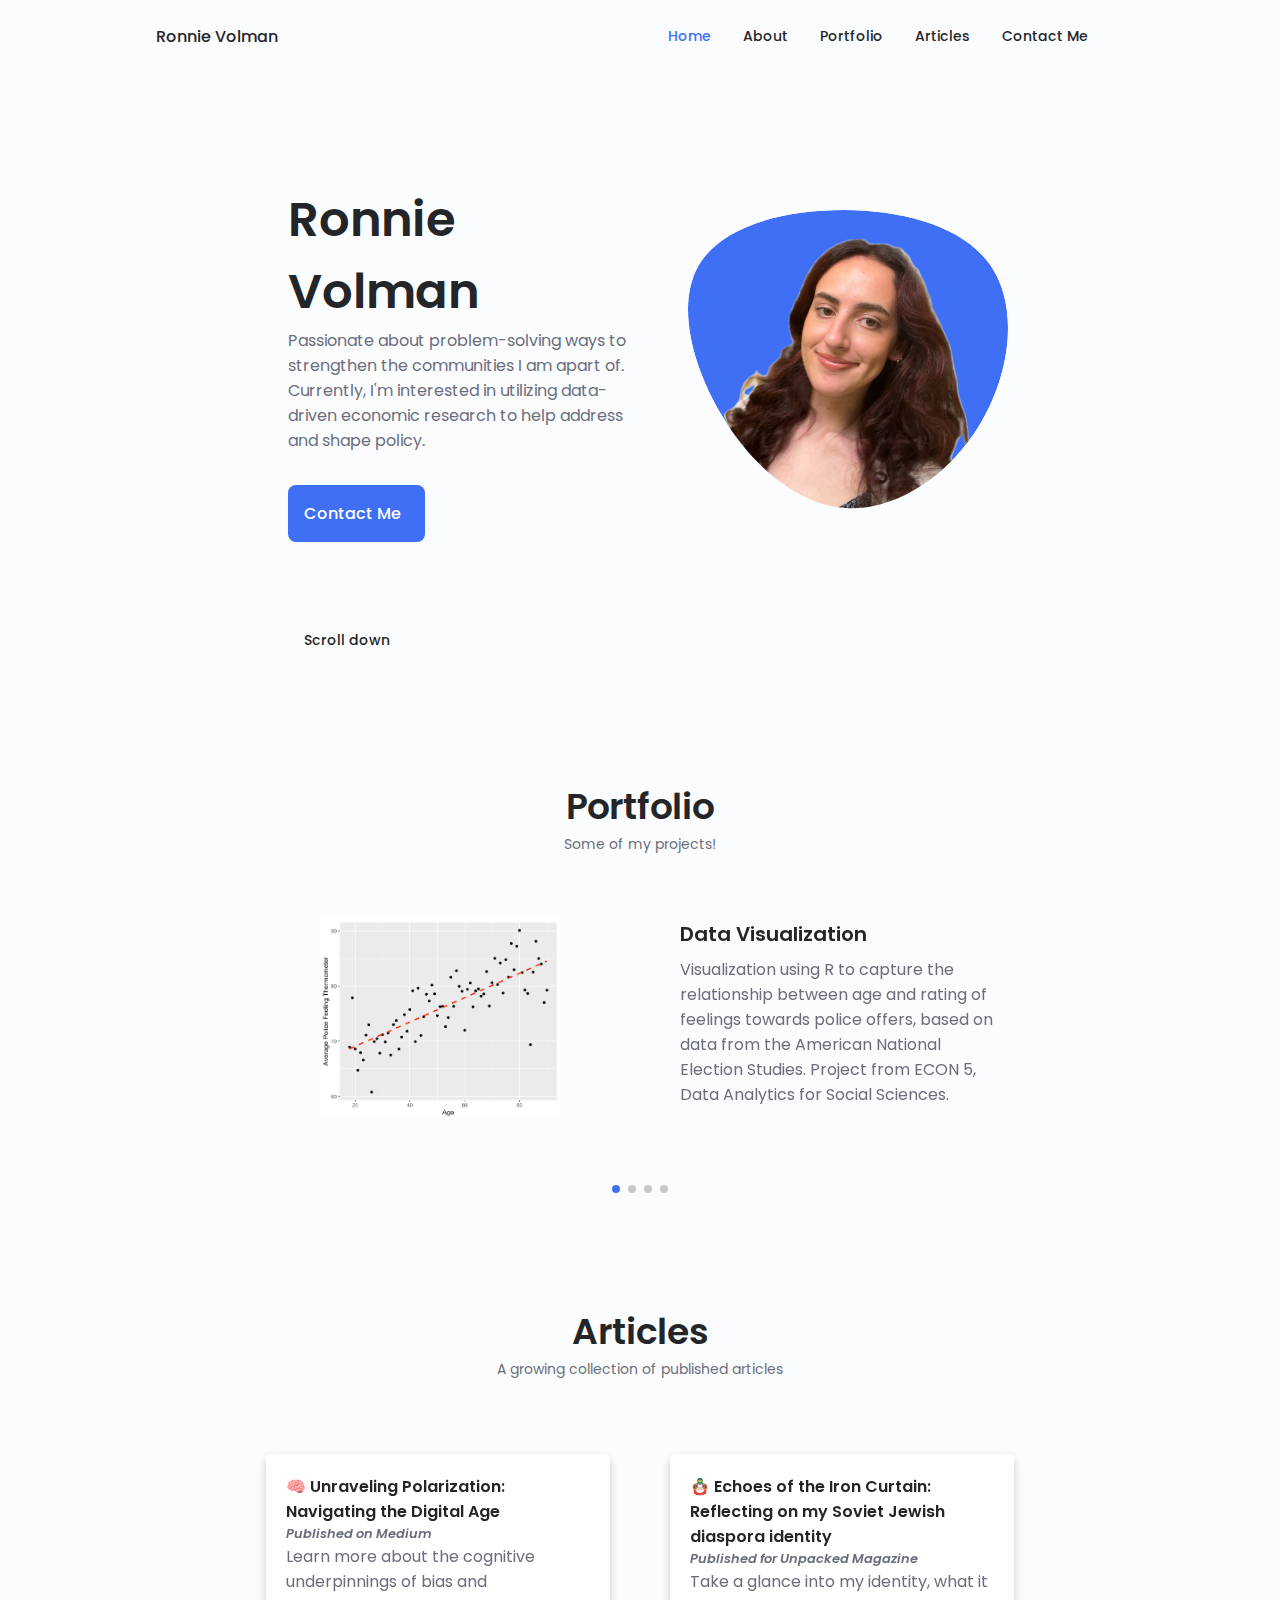
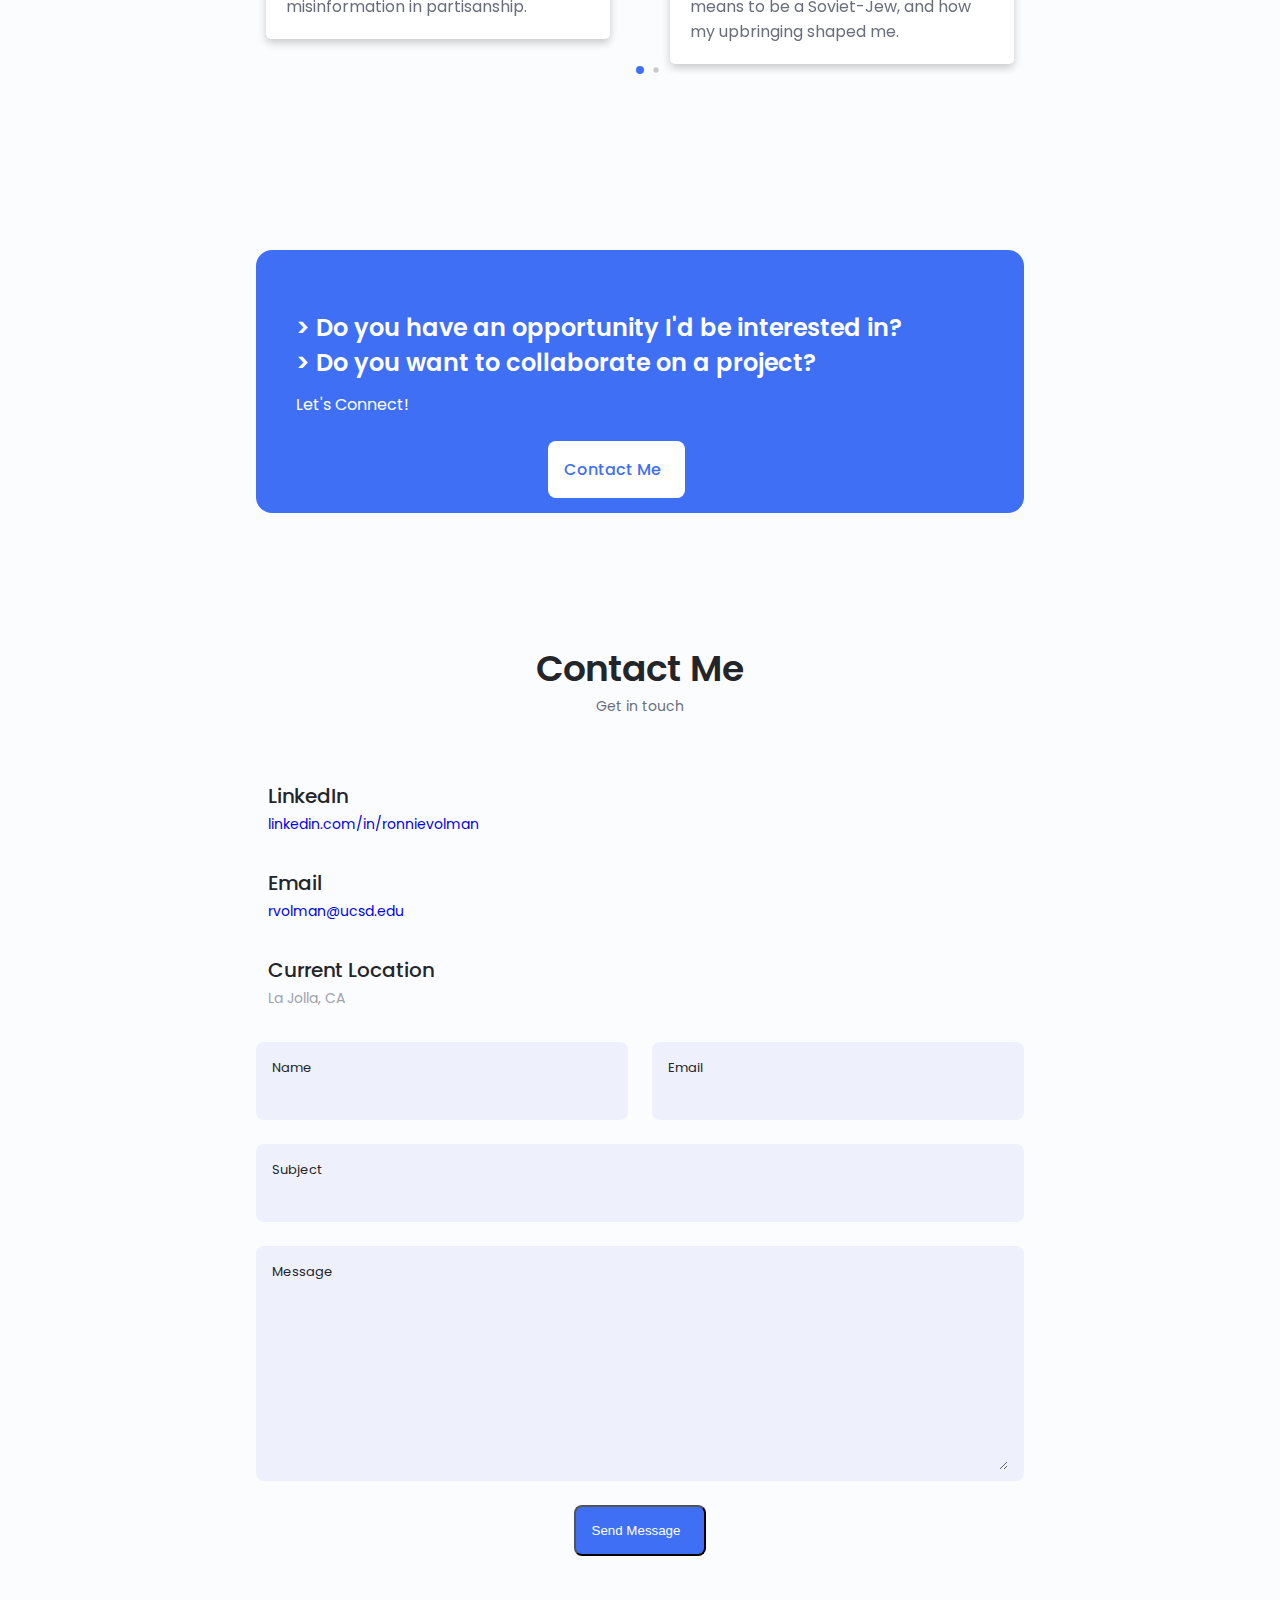
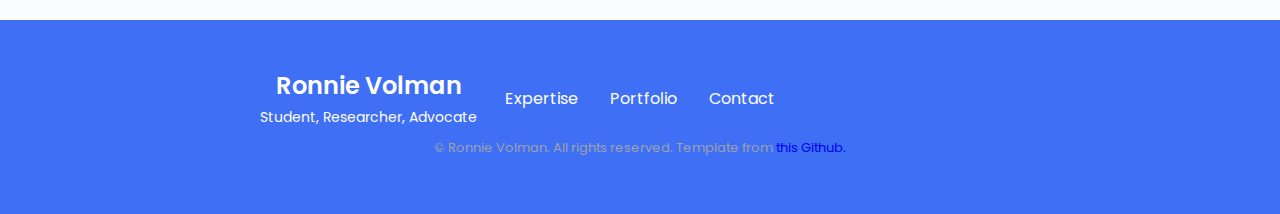
<file: home.html>
<!DOCTYPE html>
<html lang="en">

<head>
    <meta charset="UTF-8">
    <meta name="viewport" content="width=device-width, initial-scale=1.0">
    <meta name="description" content="Ronnie Volman">
    <!--==================== UNICONS ====================-->
    <link rel="stylesheet" href="https://unicons.iconscout.com/release/v4.0.0/css/line.css">
    <link rel="stylesheet" href="https://cdnjs.cloudflare.com/ajax/libs/font-awesome/4.7.0/css/font-awesome.min.css">
    <!--==================== SWIPER CSS ====================-->
    <link rel="stylesheet" href="assets/css/swiper-bundle.min.css">

    <!--==================== CSS ====================-->
    <link rel="stylesheet" href="assets/css/styles.css">

    <title>Ronnie Volman</title>
    <link rel="icon" type="image/x-icon" href="assets/img/favicon.ico"
    <meta name="keywords" content="Economics, Advocacy, Student, Ronnie Volman">
    <meta name="author" content="Ronnie Volman">
    <meta name="robots" content="index, follow">
    <meta name="google-site-verification" content="6LeG3j4qAAAAAOtcAjaKzfura7epObPoDJpJ30uq" />
    <meta http-equiv='cache-control' content='no-cache'> 
    <meta http-equiv='expires' content='0'> 
    <meta http-equiv='pragma' content='no-cache'>
</head>

<body>
    <!--==================== HEADER ====================-->
    <header class="header" id="header">
        <nav class="nav container">
            <a href="#" class="nav__logo">Ronnie Volman</a>
            <div class="nav__menu" id="nav-menu">
                <ul class="nav__list grid">
                    <li class="nav__item">
                        <a href="index.html" class="nav__link active-link">
                            <i class="uil uil-estate nav__icon"></i> Home
                        </a>
                    </li>
                    <li class="nav__item">
                        <a href="about.html" class="nav__link">
                            <i class="uil uil-user nav__icon"></i> About
                        </a>
                    </li>
                    <li class="nav__item">
                        <a href="portfolio.html" class="nav__link">
                            <i class="uil uil-scenery nav__icon"></i> Portfolio
                        </a>
                    </li>
                    <li class="nav__item">
                        <a href="articles.html" class="nav__link">
                            <i class="uil uil-book-open nav__icon"></i> Articles
                        </a>
                    </li>
                    <li class="nav__item">
                        <a href="contact.html" class="nav__link">
                            <i class="uil uil-estate nav__icon"></i> Contact Me
                        </a>
                    </li>
                </ul>
                <i class="uil uil-times nav__close" id="nav-close"></i>
            </div>
            
            <div class="nav__btns">
                <!--Theme change button-->
                <i class="uil uil-moon change-theme" id="theme-button"></i>
                <div class="nav__toggle" id="nav-toggle">
                    <i class="uil uil-apps"></i>
                </div>
            </div>

        </nav>
    </header>

    <!--==================== MAIN ====================-->
    <main class="main">
        <!--==================== HOME ====================-->
        <section class="home section" id="home">
            <div class="home__container container grid">
                <div class="home__content grid">
                    <div class="home__social">
                        <a href="https://www.linkedin.com/in/ronnievolman/" target="_blank" class="home__social-icon">
                            <i class="uil uil-linkedin-alt"></i>
                        </a>
                        <a href="https://github.com/ronnie-cv" target="_blank" class="home__social-icon">
                            <i class="uil uil-github-alt"></i>
                        </a>
                        <a href="https://medium.com/@rvolman" target="_blank" class="home__social-icon">
                            <i class="uil uil-medium-m"></i>
                        </a>
                    </div>

                    <div class="home__img">
                        <svg class="home__blob" viewBox="0 0 200 187" xmlns="http://www.w3.org/2000/svg"
                            xmlns:xlink="http://www.w3.org/1999/xlink">
                            <mask id="mask0" mask-type="alpha">
                                <path d="M190.312 36.4879C206.582 62.1187 201.309 102.826 182.328 134.186C163.346 165.547
            130.807 187.559 100.226 186.353C69.6454 185.297 41.0228 161.023 21.7403 129.362C2.45775
            97.8511 -7.48481 59.1033 6.67581 34.5279C20.9871 10.1032 59.7028 -0.149132 97.9666
            0.00163737C136.23 0.303176 174.193 10.857 190.312 36.4879Z" />
                            </mask>
                            <g mask="url(#mask0)">
                                <path d="M190.312 36.4879C206.582 62.1187 201.309 102.826 182.328 134.186C163.346
            165.547 130.807 187.559 100.226 186.353C69.6454 185.297 41.0228 161.023 21.7403
            129.362C2.45775 97.8511 -7.48481 59.1033 6.67581 34.5279C20.9871 10.1032 59.7028
            -0.149132 97.9666 0.00163737C136.23 0.303176 174.193 10.857 190.312 36.4879Z" />
                                <image class="home__blob-img" x="12" y="18" xlink:href="assets/img/Subject.png" />
                            </g>
                        </svg>

                    </div>
                    <div class="home__data">
                        <h1 class="home__title">Ronnie Volman</h1>
                        <p class="home__description"> Passionate about problem-solving ways to strengthen the
                            communities I am apart of. Currently, I'm interested in utilizing data-driven economic
                            research to help address and shape policy.  </p>
                        <a href="#contact" class="button button--flex">
                            Contact Me <i class="uil uil-message button__icon"></i>
                        </a>
                    </div>
                </div>

                <div class="home_scroll">
                    <a href="#about" class="home__scroll-button button--flex">
                        <i class="uil uil-mouse-alt home__scroll-mouse"></i>
                        <span class="home__scroll-name">Scroll down</span>
                        <i class="uil uil-arrow-down homw__scroll-arrow"></i>
                    </a>
                </div>
            </div>
        </section>
        <!--==================== PORTFOLIO ====================-->
        <section class="portfolio section" id="portfolio">
            <h2 class="section__title">Portfolio</h2>
            <span class="section__subtitle">Some of my projects!</span>

            <div class="portfolio__container container swiper-container">
                <div class="swiper-wrapper">

                    <!--======================== PORTFOLIO 1 =============-->
                    <div class="portfolio__content grid swiper-slide">
                        <img src="assets/img/Econ5Work.png" alt="" class="portfolio__img" loading="lazy">

                        <div class="portfolio__data">
                            <h3 class="portfolio__title">Data Visualization</h3>
                            <p class="portfolio__description">
                                Visualization using R to capture the relationship between age and rating of
                                feelings towards police offers, based on data from the American National
                                Election Studies. Project from ECON 5, Data Analytics for Social Sciences.
                            </p>
                        </div>
                    </div>

                    <!--======================== PORTFOLIO 2 =============-->
                    <div class="portfolio__content grid swiper-slide">
                        <img src="assets/img/oldlabwork.png" alt="" class="portfolio__img" loading="lazy">

                        <div class="portfolio__data">
                            <h3 class="portfolio__title">Phylogenetic Analysis</h3>
                            <p class="portfolio__description">
                                Visualization using R to analyze the relationship between
                                clade detection latency and clade size using SARS-CoV-2 data. Part of intern project for
                                <a href="https://turakhia.ucsd.edu/team.html">the Turakhia Lab, 2022 alumna. 
                                </a>
                            </p>
                        </div>
                    </div>

                    <!--======================== PORTFOLIO 3 =============-->
                    <div class="portfolio__content grid swiper-slide">
                        <img src="assets/img/coming soon.png" alt="Featurewiz Logo" class="portfolio__img" loading="lazy">

                        <div class="portfolio__data">
                            <h3 class="portfolio__title">ISRAEL21c Graphic</h3>
                            <p class="portfolio__description">
                                Comprehensive, multi-slide infographic about Israeli biomedical tech innovation.<a href="https://www.israel21c.org/">Click here to learn more about ISRAEL21c's work!
                                </a>
                            </p>
                        </div>
                    </div>

                    <!--======================== PORTFOLIO 4 =============-->
                    <div class="portfolio__content grid swiper-slide">
                        <img src="assets/img/paperexcerpt.png" alt="" class="portfolio__img" loading="lazy">

                        <div class="portfolio__data">
                            <h3 class="portfolio__title">Linguistics Paper</h3>
                            <p class="portfolio__description">
                                An 11 page research paper for my Language, Culture and Cognition course at UCSD. My research details a comparative linguistic and cognitive study of flexible syntax in
                                the English Language
                            </p>
                            <a href="#contact" class="button button--flex button--white">
                                Request Full Paper
                                <i class="uil uil-message project__icon button__icon button__contact"></i>
                            </a>
                        </div>
                    </div>
            </div>
                <!--============ Add Pagination =============-->
                <div class="swiper-pagination swiper-pagination-portfolio"></div>
            </div>
        </section>

        <!--==================== ARTICLES ====================-->
        <section class="articles section" id="articles">
                <h2 class="section__title">Articles</h2>
                <span class="section__subtitle">A growing collection of published articles</span>
                <div class="articles__container container swiper-container">
                    <div class="swiper-wrapper">
                    <!--==================== ARTICLE 1 ====================-->
                    <div class="articles__content swiper-slide">
                        <div class="card">
                        <a href="https://medium.com/@rvolman/unraveling-polarization-navigating-the-digital-age-8943a7270be7">
                            <h4>🧠 Unraveling Polarization: Navigating the Digital Age</h4>
                            <p class="journal">Published on Medium</p>
                            <p>Learn more about the cognitive underpinnings of bias and
                                misinformation in partisanship.</p>
                        </a>
                        </div>
                    </div>
                <!--==================== ARTICLE 2 ====================-->
                <div class="articles__content swiper-slide">
                    <div class="card">
                        <a href="https://jewishunpacked.com/echoes-of-the-iron-curtain-reflecting-on-my-soviet-jewish-diaspora-identity/">
                            <h4>🪆 Echoes of the Iron Curtain: Reflecting on my Soviet Jewish diaspora identity</h4>
                            <p class="journal">Published for Unpacked Magazine</p>
                            <p>Take a glance into my identity, what it means to be a Soviet-Jew, and how my upbringing shaped me.</p>
                        </a>
                    </div>
                </div>
            </div>
                <!-- Add Pagination -->
                <div class="swiper-pagination swiper-pagination-articles"></div>
            </div>
        </section> 
        <!--==================== PROJECT IN MIND ====================-->
        <section class="project section">
            <div class="project__bg">
                <div class="project__container container grid">
                    <div class="project__data">
                        <h2 class="project__title">> Do you have an opportunity I'd be interested in?
                            <br>
                            > Do you want to collaborate on a project?</h2>
                        <p class="project__description">Let's Connect!</p>
                        <div class="centered-container">
                        <a href="#contact" class="button button--flex button--white">
                            Contact Me
                            <i class="uil uil-message project__icon button__icon button__contact"></i>
                        </a>
                    </div>
                    </div>
                </div>
            </div>
</div>
        </section>

        <!--==================== CONTACT ME ====================-->
        <section class="contact section" id="contact">
            <h2 class="section__title">Contact Me</h2>
            <span class="section__subtitle">Get in touch</span>

            <div class="contact__container container grid">
                <div>
                    <div class="contact__information">
                        <i class="uil uil-linkedin contact__icon"></i>

                        <div>
                            <h3 class="contact__title">LinkedIn</h3>
                            <span class="contact__subtitle"><a href="https://linkedin.com/in/ronnievolman">linkedin.com/in/ronnievolman
                            </a></span>
                        </div>
                    </div>

                    <div class="contact__information">
                        <i class="uil uil-envelope contact__icon"></i>

                        <div>
                            <h3 class="contact__title">Email</h3>
                            <span class="contact__subtitle"><a href="mailto:rvolman@ucsd.edu">rvolman@ucsd.edu
                            </a></span>
                        </div>
                    </div>

                    <div class="contact__information">
                        <i class="uil uil-map-marker contact__icon"></i>

                        <div>
                            <h3 class="contact__title">Current Location</h3>
                            <span class="contact__subtitle">La Jolla, CA</span>
                        </div>
                    </div>
                        
                    <form action="https://formspree.io/f/xpwaeqqz" method="POST" class="contact__form grid" id="submit_form">
                        <div class="contact__inputs grid">
                            <div class="contact__content">
                                <label for="name" class="contact__label">Name</label>
                                <input type="text" id="name" name="name" class="contact__input" required>
                            </div>

                            <div class="contact__content">
                                <label for="email" class="contact__label" placeholder="email@example.com">Email</label>
                                <input type="email" id="email" name="email" class="contact__input" required>
                            </div>
                        </div>

                        <div class="contact__content">
                            <label for="project-contact" class="contact__label">Subject</label>
                            <input type="text" id="project-contact" name="project" class="contact__input" required>
                        </div>

                        <div class="contact__content">
                            <label for="message-contact" class="contact__label">Message</label>
                            <textarea name="message" cols="0" rows="7" id="message-contact"
                                class="contact__input" required></textarea>
                        </div>
                        <div style="text-align: center;">
                            <button class="button button--flex" id="check">
                                Send Message
                                <i class="uil uil-message button__icon"></i>
                            </button>
                        </div>
                    </form>
                </div>
            </div>
        </section>

    </main>
    
 <!--==================== FOOTER ====================-->
 <footer class="footer" id="footer">
    <div class="footer__bg">
        <div class="footer__container container grid">
            <div style="display: flex; flex-direction: column; align-items: center;">
                <h2 class="footer__title">Ronnie Volman</h2>
                <span class="footer__subtitle">Student, Researcher, Advocate</span>
            </div>

            <ul class="footer__links" style="align-self: center;">
                <li>
                    <a href="#expertise" class="footer__link">Expertise</a>
                </li>

                <li>
                    <a href="#portfolio" class="footer__link">Portfolio</a>
                </li>

                <li>
                    <a href="#contact" class="footer__link">Contact</a>
                </li>
            </ul>

            <div class="footer__socials" style="align-self: center;">
                <a href="https://twitter.com/ronnie_volman" class="footer__social" target="_blank">
                    <i class="uil uil-twitter-alt"></i>
                </a>

                <a href="https://medium.com/@rvolman" target="_blank"
                    class="footer__social">
                    <i class="uil uil-medium-m"></i>
                </a>

                <a href="https://www.linkedin.com/in/ronnievolman/" target="_blank" class="footer__social">
                    <i class="uil uil-linkedin-alt"></i>
                </a>
            </div>
        </div>

        <p class="footer__copy" style="margin-top: 10px;">&#169; Ronnie Volman. All rights reserved. Template from <a href="https://github.com/GuglielmoCerri/GuglielmoCerri.github.io">this Github.
        </a></p>
    </div>
</footer>

    <!--==================== SCROLL TOP ====================-->
    <a href="" class="scrollup" id="scroll-up">
        <i class="uil uil-arrow-up scroll__icon"></i>
    </a>

    <!--==================== SWIPER JS ====================-->
    <script src="assets/js/swiper-bundle.min.js"></script>

    <!--==================== MAIN JS ====================-->
    <script src="assets/js/main.js"></script>

</body>

</html>

</body>

</html>
</file>
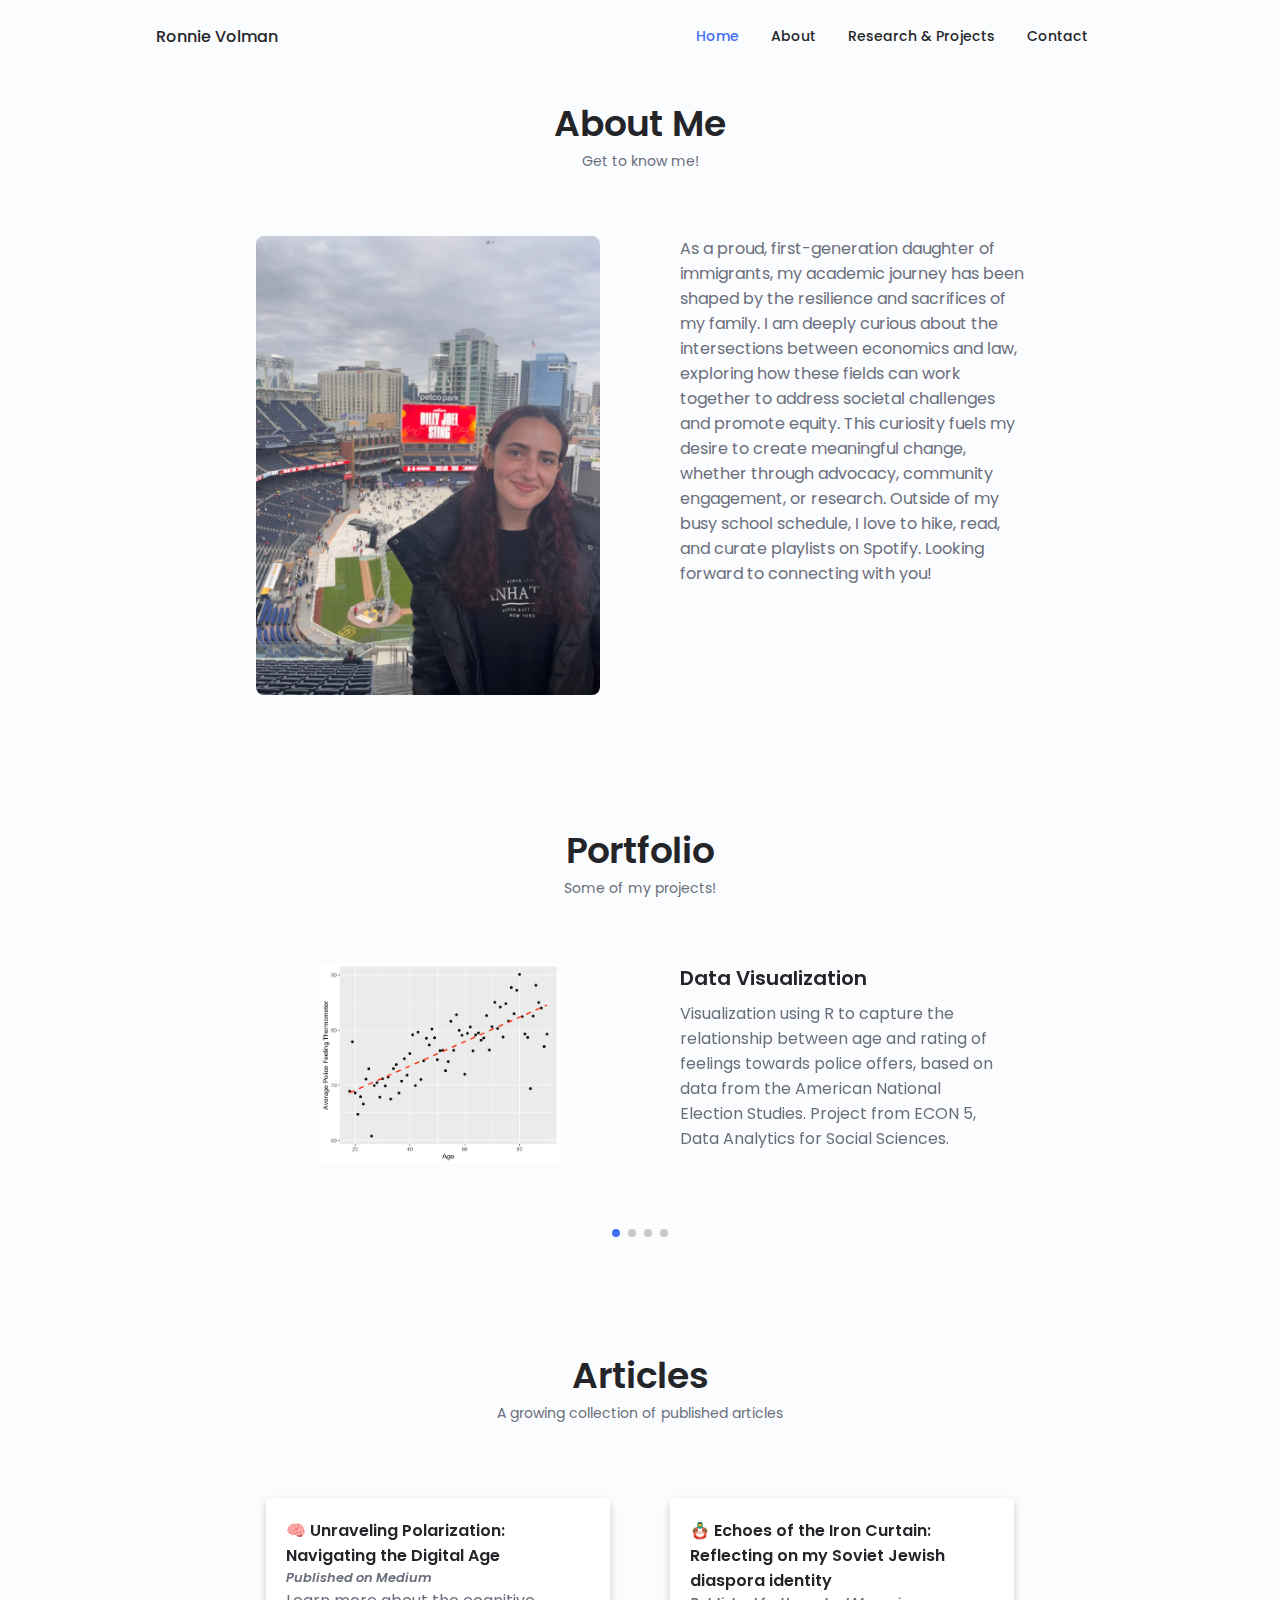
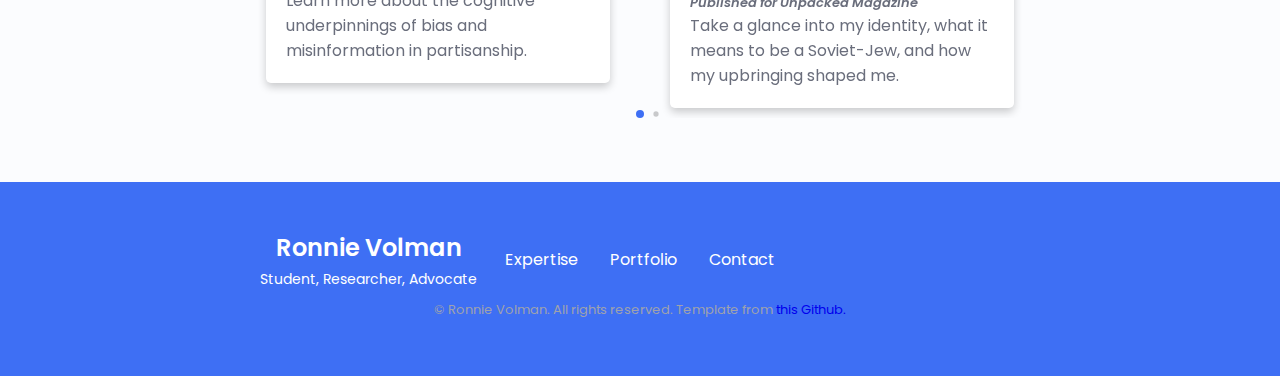
<file: project.html>
<!DOCTYPE html>
<html lang="en">

<head>
    <meta charset="UTF-8">
    <meta name="viewport" content="width=device-width, initial-scale=1.0">
    <meta name="description" content="Ronnie Volman">
    <!--==================== UNICONS ====================-->
    <link rel="stylesheet" href="https://unicons.iconscout.com/release/v4.0.0/css/line.css">
    <link rel="stylesheet" href="https://cdnjs.cloudflare.com/ajax/libs/font-awesome/4.7.0/css/font-awesome.min.css">
    <!--==================== SWIPER CSS ====================-->
    <link rel="stylesheet" href="assets/css/swiper-bundle.min.css">

    <!--==================== CSS ====================-->
    <link rel="stylesheet" href="assets/css/styles.css">

    <title>Ronnie Volman</title>
    <link rel="icon" type="image/x-icon" href="assets/img/favicon.ico"
    <meta name="keywords" content="Economics, Advocacy, Student, Ronnie Volman">
    <meta name="author" content="Ronnie Volman">
    <meta name="robots" content="index, follow">
    <meta name="google-site-verification" content="6LeG3j4qAAAAAOtcAjaKzfura7epObPoDJpJ30uq" />
    <meta http-equiv='cache-control' content='no-cache'> 
    <meta http-equiv='expires' content='0'> 
    <meta http-equiv='pragma' content='no-cache'>
</head>

<body>
    <!--==================== HEADER ====================-->
    <header class="header" id="header">
        <nav class="nav container">
            <a href="#" class="nav__logo">Ronnie Volman</a>
            <div class="nav__menu" id="nav-menu">
                <ul class="nav__list grid">
                    <li class="nav__item">
                        <a href="index.html" class="nav__link active-link">
                            <i class="uil uil-estate nav__icon"></i> Home
                        </a>
                    </li>
                    <li class="nav__item">
                        <a href="about.html" class="nav__link">
                            <i class="uil uil-user nav__icon"></i> About
                        </a>
                    </li>
                    <li class="nav__item">
                        <a href="project.html" class="nav__link">
                            <i class="uil uil-scenery nav__icon"></i> Research & Projects
                        </a>
                    </li>
                    <li class="nav__item">
                        <a href="contact.html" class="nav__link">
                            <i class="uil uil-estate nav__icon"></i> Contact
                        </a>
                    </li>
                </ul>
                <i class="uil uil-times nav__close" id="nav-close"></i>
            </div>
            
            <div class="nav__btns">
                <!--Theme change button-->
                <i class="uil uil-moon change-theme" id="theme-button"></i>
                <div class="nav__toggle" id="nav-toggle">
                    <i class="uil uil-apps"></i>
                </div>
            </div>

        </nav>
    </header>

        <!--==================== ABOUT ====================-->
        <section class="about section" id="about">
            <h2 class="section__title"> About Me</h2>
            <span class="section__subtitle">Get to know me!</span>

            <div class="about__container container grid">
                <img src="assets/img/ronnieconcert.jpg" alt="" class="about__img">

                <div class="about__data">
                    <p class="about__description">
                        As a proud, first-generation daughter of immigrants, my academic journey has
                        been shaped by the resilience and sacrifices of my family. I am deeply curious
                        about the intersections between economics and law, exploring how these fields
                        can work together to address societal challenges and promote equity. This curiosity
                        fuels my desire to create meaningful change, whether through advocacy, community
                        engagement, or research. Outside of my busy school schedule, I love to hike, read, and
                        curate playlists on Spotify. Looking forward to connecting with you!
                    </p>
                    </div>

        </section>
        <!--==================== PORTFOLIO ====================-->
        <section class="portfolio section" id="portfolio">
            <h2 class="section__title">Portfolio</h2>
            <span class="section__subtitle">Some of my projects!</span>

            <div class="portfolio__container container swiper-container">
                <div class="swiper-wrapper">

                    <!--======================== PORTFOLIO 1 =============-->
                    <div class="portfolio__content grid swiper-slide">
                        <img src="assets/img/Econ5Work.png" alt="" class="portfolio__img" loading="lazy">

                        <div class="portfolio__data">
                            <h3 class="portfolio__title">Data Visualization</h3>
                            <p class="portfolio__description">
                                Visualization using R to capture the relationship between age and rating of
                                feelings towards police offers, based on data from the American National
                                Election Studies. Project from ECON 5, Data Analytics for Social Sciences.
                            </p>
                        </div>
                    </div>

                    <!--======================== PORTFOLIO 2 =============-->
                    <div class="portfolio__content grid swiper-slide">
                        <img src="assets/img/oldlabwork.png" alt="" class="portfolio__img" loading="lazy">

                        <div class="portfolio__data">
                            <h3 class="portfolio__title">Phylogenetic Analysis</h3>
                            <p class="portfolio__description">
                                Visualization using R to analyze the relationship between
                                clade detection latency and clade size using SARS-CoV-2 data. Part of intern project for
                                <a href="https://turakhia.ucsd.edu/team.html">the Turakhia Lab, 2022 alumna. 
                                </a>
                            </p>
                        </div>
                    </div>

                    <!--======================== PORTFOLIO 3 =============-->
                    <div class="portfolio__content grid swiper-slide">
                        <img src="assets/img/coming soon.png" alt="Featurewiz Logo" class="portfolio__img" loading="lazy">

                        <div class="portfolio__data">
                            <h3 class="portfolio__title">ISRAEL21c Graphic</h3>
                            <p class="portfolio__description">
                                Comprehensive, multi-slide infographic about Israeli biomedical tech innovation.<a href="https://www.israel21c.org/">Click here to learn more about ISRAEL21c's work!
                                </a>
                            </p>
                        </div>
                    </div>

                    <!--======================== PORTFOLIO 4 =============-->
                    <div class="portfolio__content grid swiper-slide">
                        <img src="assets/img/paperexcerpt.png" alt="" class="portfolio__img" loading="lazy">

                        <div class="portfolio__data">
                            <h3 class="portfolio__title">Linguistics Paper</h3>
                            <p class="portfolio__description">
                                An 11 page research paper for my Language, Culture and Cognition course at UCSD. My research details a comparative linguistic and cognitive study of flexible syntax in
                                the English Language
                            </p>
                            <a href="#contact" class="button button--flex button--white">
                                Request Full Paper
                                <i class="uil uil-message project__icon button__icon button__contact"></i>
                            </a>
                        </div>
                    </div>
            </div>
                <!--============ Add Pagination =============-->
                <div class="swiper-pagination swiper-pagination-portfolio"></div>
            </div>
        </section>

        <!--==================== ARTICLES ====================-->
        <section class="articles section" id="articles">
                <h2 class="section__title">Articles</h2>
                <span class="section__subtitle">A growing collection of published articles</span>
                <div class="articles__container container swiper-container">
                    <div class="swiper-wrapper">
                    <!--==================== ARTICLE 1 ====================-->
                    <div class="articles__content swiper-slide">
                        <div class="card">
                        <a href="https://medium.com/@rvolman/unraveling-polarization-navigating-the-digital-age-8943a7270be7">
                            <h4>🧠 Unraveling Polarization: Navigating the Digital Age</h4>
                            <p class="journal">Published on Medium</p>
                            <p>Learn more about the cognitive underpinnings of bias and
                                misinformation in partisanship.</p>
                        </a>
                        </div>
                    </div>
                <!--==================== ARTICLE 2 ====================-->
                <div class="articles__content swiper-slide">
                    <div class="card">
                        <a href="https://jewishunpacked.com/echoes-of-the-iron-curtain-reflecting-on-my-soviet-jewish-diaspora-identity/">
                            <h4>🪆 Echoes of the Iron Curtain: Reflecting on my Soviet Jewish diaspora identity</h4>
                            <p class="journal">Published for Unpacked Magazine</p>
                            <p>Take a glance into my identity, what it means to be a Soviet-Jew, and how my upbringing shaped me.</p>
                        </a>
                    </div>
                </div>
            </div>
                <!-- Add Pagination -->
                <div class="swiper-pagination swiper-pagination-articles"></div>
            </div>
        </section> 
    
 <!--==================== FOOTER ====================-->
 <footer class="footer" id="footer">
    <div class="footer__bg">
        <div class="footer__container container grid">
            <div style="display: flex; flex-direction: column; align-items: center;">
                <h2 class="footer__title">Ronnie Volman</h2>
                <span class="footer__subtitle">Student, Researcher, Advocate</span>
            </div>

            <ul class="footer__links" style="align-self: center;">
                <li>
                    <a href="#expertise" class="footer__link">Expertise</a>
                </li>

                <li>
                    <a href="#portfolio" class="footer__link">Portfolio</a>
                </li>

                <li>
                    <a href="#contact" class="footer__link">Contact</a>
                </li>
            </ul>

            <div class="footer__socials" style="align-self: center;">
                <a href="https://twitter.com/ronnie_volman" class="footer__social" target="_blank">
                    <i class="uil uil-twitter-alt"></i>
                </a>

                <a href="https://medium.com/@rvolman" target="_blank"
                    class="footer__social">
                    <i class="uil uil-medium-m"></i>
                </a>

                <a href="https://www.linkedin.com/in/ronnievolman/" target="_blank" class="footer__social">
                    <i class="uil uil-linkedin-alt"></i>
                </a>
            </div>
        </div>

        <p class="footer__copy" style="margin-top: 10px;">&#169; Ronnie Volman. All rights reserved. Template from <a href="https://github.com/GuglielmoCerri/GuglielmoCerri.github.io">this Github.
        </a></p>
    </div>
</footer>

    <!--==================== SCROLL TOP ====================-->
    <a href="" class="scrollup" id="scroll-up">
        <i class="uil uil-arrow-up scroll__icon"></i>
    </a>

    <!--==================== SWIPER JS ====================-->
    <script src="assets/js/swiper-bundle.min.js"></script>

    <!--==================== MAIN JS ====================-->
    <script src="assets/js/main.js"></script>

</body>

</html>

</body>

</html>
</file>
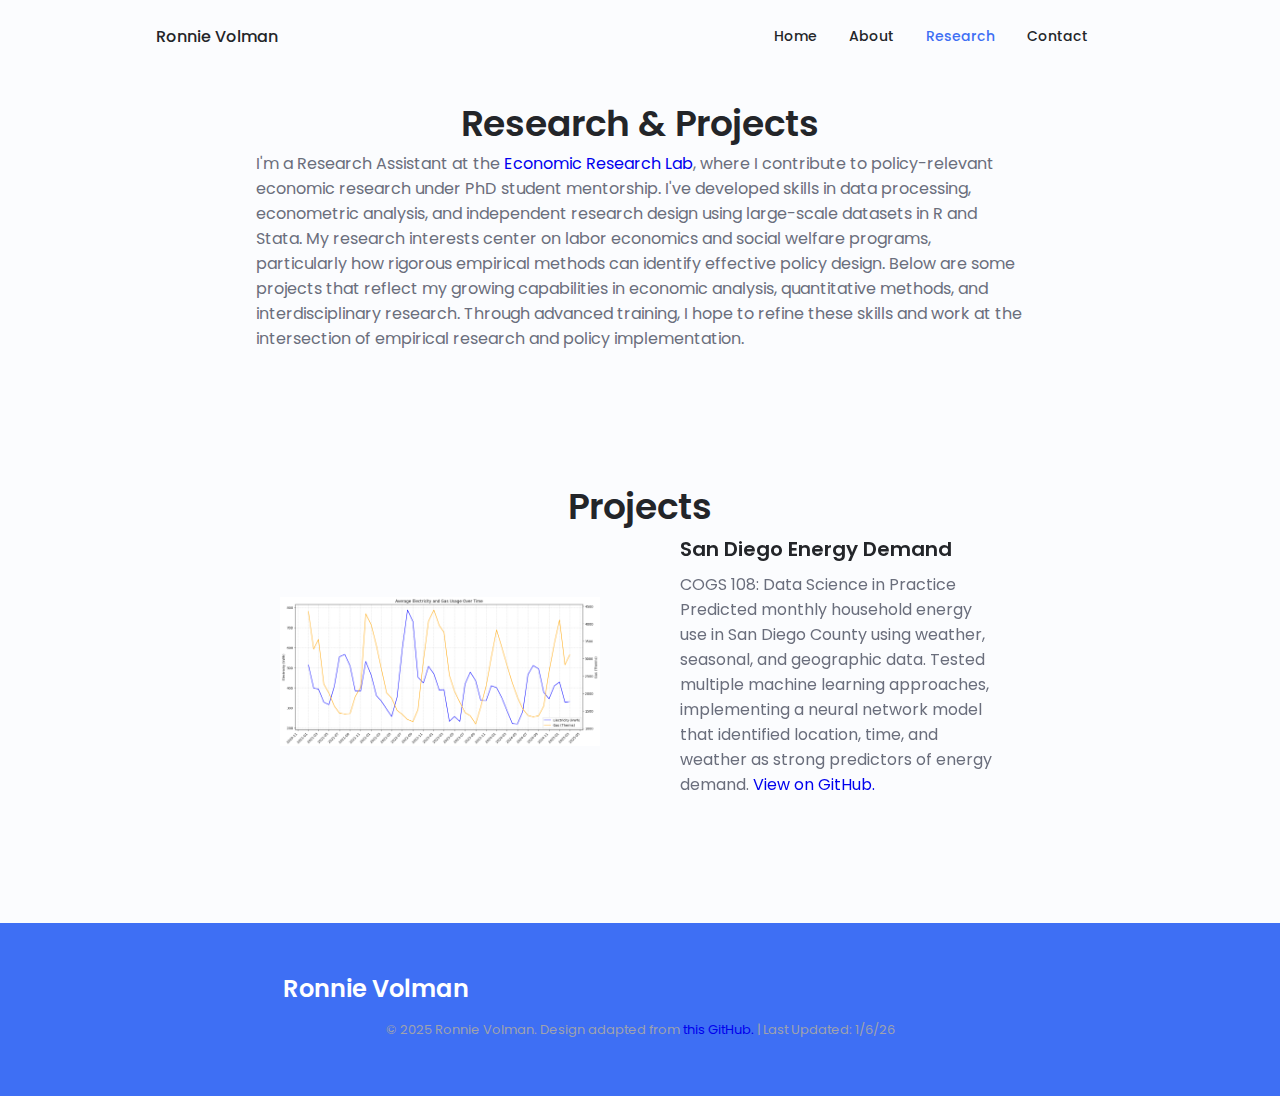
<file: research.html>
<!DOCTYPE html>
<html lang="en">

<head>
    <meta charset="UTF-8">
    <meta name="viewport" content="width=device-width, initial-scale=1.0">
    <meta name="description" content="Ronnie Volman">
    <!--==================== UNICONS ====================-->
    <link rel="stylesheet" href="https://unicons.iconscout.com/release/v4.0.0/css/line.css">
    <link rel="stylesheet" href="https://cdnjs.cloudflare.com/ajax/libs/font-awesome/4.7.0/css/font-awesome.min.css">
    <!--==================== SWIPER CSS ====================-->
    <link rel="stylesheet" href="assets/css/swiper-bundle.min.css">

    <!--==================== CSS ====================-->
    <link rel="stylesheet" href="assets/css/styles.css">

    <title>Research</title>
    <link rel="icon" type="image/x-icon" href="assets/img/music.png">
    <meta name="keywords" content="Economics, Advocacy, Student, Ronnie Volman">
    <meta name="author" content="Ronnie Volman">
    <meta name="robots" content="index, follow">
    <meta name="google-site-verification" content="6LeG3j4qAAAAAOtcAjaKzfura7epObPoDJpJ30uq" />
    <meta http-equiv='cache-control' content='no-cache'> 
    <meta http-equiv='expires' content='0'> 
    <meta http-equiv='pragma' content='no-cache'>
</head>

<body>
    <!--==================== HEADER ====================-->
    <header class="header" id="header">
        <nav class="nav container">
            <a href="#" class="nav__logo">Ronnie Volman</a>
            <div class="nav__menu" id="nav-menu">
                <ul class="nav__list grid">
                    <li class="nav__item">
                        <a href="index.html" class="nav__link">
                            <i class="uil uil-estate nav__icon"></i> Home
                        </a>
                    </li>
                    <li class="nav__item">
                        <a href="about.html" class="nav__link">
                            <i class="uil uil-user nav__icon"></i> About
                        </a>
                    </li>
                    <li class="nav__item">
                        <a href="research.html" class="nav__link active-link">
                            <i class="uil uil-scenery nav__icon"></i> Research
                        </a>
                    </li>
                    <li class="nav__item">
                        <a href="contact.html" class="nav__link">
                            <i class="uil uil-message nav__icon"></i> Contact
                        </a>
                    </li>
                </ul>
                <i class="uil uil-times nav__close" id="nav-close"></i>
            </div>
            
            <div class="nav__btns">
                <!--Theme change button-->
                <i class="uil uil-moon change-theme" id="theme-button"></i>
                <div class="nav__toggle" id="nav-toggle">
                    <i class="uil uil-apps"></i>
                </div>
            </div>

        </nav>
    </header>

        <!--==================== ABOUT ====================-->
        <section class="about section" id="about">
            <h2 class="section__title"> Research & Projects</h2>
            <div class="proj__container container grid"> 
            <div class="project__desc">
                <p class="project__desc">
                    I'm a Research Assistant at the <a href="https://economics.ucsd.edu/undergraduate-program/resources/undergraduate-graduate-research-lab/index.html" target="_blank">Economic Research Lab</a>, 
                    where I contribute to policy-relevant economic research under PhD student mentorship. I've developed 
                    skills in data processing, econometric analysis, and independent research design using large-scale 
                    datasets in R and Stata. My research interests center on labor economics and social welfare programs,
                    particularly how rigorous empirical methods can identify effective policy design. Below are some projects
                    that reflect my growing capabilities in economic analysis, quantitative methods, and interdisciplinary research.
                    Through advanced training, I hope to refine these skills and work at the intersection of empirical research and
                    policy implementation.
                </p>
                    </div>

        </section>
        <!--==================== PORTFOLIO ====================-->
        <section class="portfolio section" id="portfolio">
            <h2 class="section__title">Projects</h2>

            <div class="portfolio__container container swiper-container">
                <div class="swiper-wrapper">

                    <!--======================== PORTFOLIO 1 =============-->
                    <div class="portfolio__content grid swiper-slide">
                        <img src="assets/img/cogs108.png" alt="" class="portfolio__img" loading="lazy">

                        <div class="portfolio__data">
                            <h3 class="portfolio__title">San Diego Energy Demand</h3>
                            <span class="portfolio__sub">COGS 108: Data Science in Practice</span>
                            <p class="portfolio__description">
                                Predicted monthly household energy use in San Diego County using weather, seasonal, and geographic data. Tested multiple machine learning approaches, 
                                implementing a neural network model that identified location, time, and weather as strong predictors of energy demand.
                                <a href="https://github.com/ronnie-cv/COGS108_energyproject/tree/master"target="_blank">View on GitHub.</a>
                            </p>
                        </div>
                    </div>

                    <!--======================== PORTFOLIO 2 =============-->
                    <div class="portfolio__content grid swiper-slide">
                        <img src="assets/img/miglab.png" alt="" class="portfolio__img" loading="lazy">

                        <div class="portfolio__data">
                            <h3 class="portfolio__title">Economic Research Lab</h3>
                            <p class="portfolio__description">
                                Assisted with research on migration and urbanization patterns in developing
                                countries, focusing on Colombia, Mexico and Cambodia. Analyzed impacts on
                                labor markets and urban development. Contributed to data cleaning and preliminary
                                econometric analysis, independently pursued a cross-country comparison between Mexico
                                and Cambodia. Produced visualizations in Stata using IPUMS data. 
                                </a>
                            </p>
                        </div>
                    </div>

                    <!--======================== PORTFOLIO 3 =============-->
                    <div class="portfolio__content grid swiper-slide">
                        <img src="assets/img/business.jpg" alt="Featurewiz Logo" class="portfolio__img" loading="lazy">
                        <div class="portfolio__data">
                            <h3 class="portfolio__title">Data Privacy Primer</h3>
                            <p class="portfolio__description">
                                Contributed to research on data privacy laws and acceptable use policies, analyzing 
                                regulations including CCPA, GDPR, and GLBA. Conducted literature review, synthesized 
                                legal frameworks, and collaborated with research fellows to produce a professional 
                                primer for a consulting firm. <a href="https://tinyurl.com/mrj9sptv" download>View primer</a>
                                </a>
                            </p>
                        </div>
                    </div>

                    <!--======================== PORTFOLIO 3 =============-->
                    <div class="portfolio__content grid swiper-slide">
                        <img src="assets/img/mockup.png" alt="CozyLib Mockup" class="portfolio__img" loading="lazy">

                        <div class="portfolio__data">
                            <h3 class="portfolio__title">CozyLib</h3>
                            <p class="portfolio__description">
                                Designing a cozy digital reading space that integrates external APIs for book discovery 
                                and catalog management. Focused on creating warm, seasonal themes and intuitive user 
                                experience. Experimenting with front-end design principles and API integration.
                                </a>
                            </p>
                        </div>
                    </div>
                    
                    <!--======================== In Progress =============-->
                    <div class="portfolio__content grid swiper-slide">
                        <img src="assets/img/wip.png" alt="Research in progress" class="portfolio__img" loading="lazy">
                        
                        <div class="portfolio__data">
                            <h3 class="portfolio__title">Research in Progress</h3>
                            <p class="portfolio__description">
                                <strong>Computational Poetry Analysis</strong><br>
                                Digital humanities collaboration applying text analysis methods.
                            </p>
                        </div>
                    </div>

                <!--============ Add Pagination =============-->
                <div class="swiper-pagination swiper-pagination-portfolio"></div>
            </div>
        </section>
    
 <!--==================== FOOTER ====================-->
 <footer class="footer" id="footer">
    <div class="footer__bg">
        <div class="footer__container container grid">
            <div style="display: flex; flex-direction: column; align-items: center;">
                <h2 class="footer__title">Ronnie Volman</h2>
            </div>

            <div class="footer__socials" style="align-self: center;">
                <a href="https://twitter.com/ronnie_volman" class="footer__social" target="_blank">
                    <i class="uil uil-twitter-alt"></i>
                </a>

                <a href="https://medium.com/@rvolman" target="_blank"
                    class="footer__social">
                    <i class="uil uil-medium-m"></i>
                </a>

                <a href="https://www.linkedin.com/in/ronnievolman/" target="_blank" class="footer__social">
                    <i class="uil uil-linkedin-alt"></i>
                </a>
            </div>
        </div>

        <p class="footer__copy" style="margin-top: 10px;">&#169; 2025 Ronnie Volman. Design adapted from <a href="https://github.com/GuglielmoCerri/GuglielmoCerri.github.io">this GitHub.
        </a>| Last Updated: 1/6/26</p>
    </div>
</footer>

    <!--==================== SCROLL TOP ====================-->
    <a href="" class="scrollup" id="scroll-up">
        <i class="uil uil-arrow-up scroll__icon"></i>
    </a>

    <!--==================== SWIPER JS ====================-->
    <script src="assets/js/swiper-bundle.min.js"></script>

    <!--==================== MAIN JS ====================-->
    <script src="assets/js/main.js"></script>

</body>

</html>

</body>

</html>
</file>
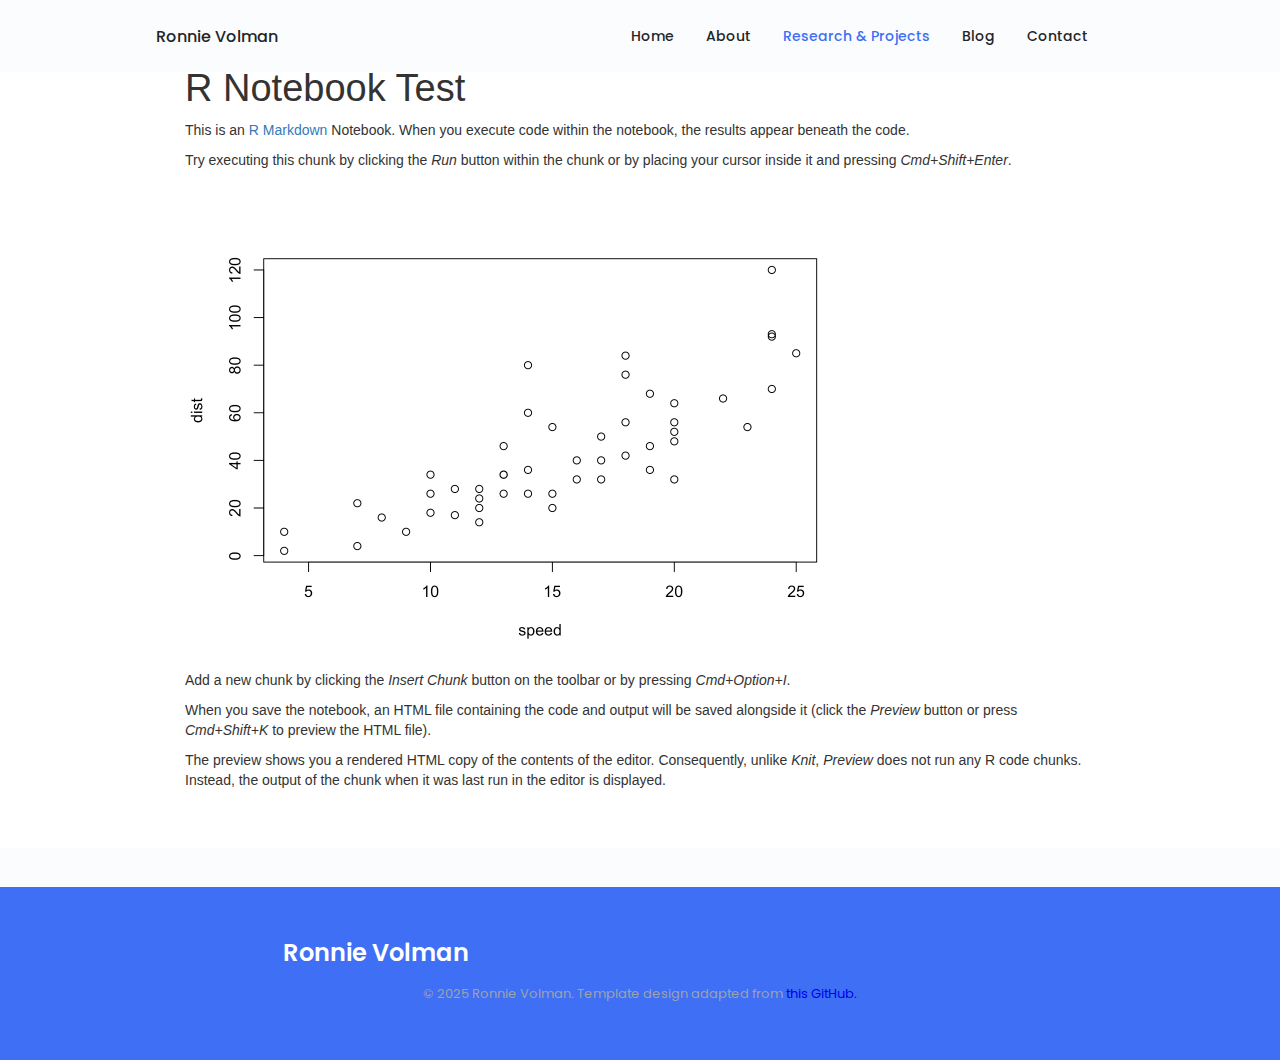
<file: test.html>
<!DOCTYPE html>
<html lang="en">

<head>
    <meta charset="UTF-8">
    <meta name="viewport" content="width=device-width, initial-scale=1.0">
    <meta name="description" content="Ronnie Volman">
    <!--==================== UNICONS ====================-->
    <link rel="stylesheet" href="https://unicons.iconscout.com/release/v4.0.0/css/line.css">
    <link rel="stylesheet" href="https://cdnjs.cloudflare.com/ajax/libs/font-awesome/4.7.0/css/font-awesome.min.css">
    <!--==================== SWIPER CSS ====================-->
    <link rel="stylesheet" href="assets/css/swiper-bundle.min.css">

    <!--==================== CSS ====================-->
    <link rel="stylesheet" href="assets/css/styles.css">

    <title>Ronnie Volman</title>
    <link rel="icon" type="image/x-icon" href="assets/img/favicon.ico">
    <meta name="keywords" content="Economics, Advocacy, Student, Ronnie Volman">
    <meta name="author" content="Ronnie Volman">
    <meta name="robots" content="index, follow">
    <meta name="google-site-verification" content="6LeG3j4qAAAAAOtcAjaKzfura7epObPoDJpJ30uq" />
    <meta http-equiv='cache-control' content='no-cache'> 
    <meta http-equiv='expires' content='0'> 
    <meta http-equiv='pragma' content='no-cache'>
</head>

<body>
    <!--==================== HEADER ====================-->
    <header class="header" id="header">
        <nav class="nav container">
            <a href="#" class="nav__logo">Ronnie Volman</a>
            <div class="nav__menu" id="nav-menu">
                <ul class="nav__list grid">
                    <li class="nav__item">
                        <a href="index.html" class="nav__link">
                            <i class="uil uil-estate nav__icon"></i> Home
                        </a>
                    </li>
                    <li class="nav__item">
                        <a href="about.html" class="nav__link">
                            <i class="uil uil-user nav__icon"></i> About
                        </a>
                    </li>
                    <li class="nav__item">
                        <a href="research.html" class="nav__link active-link">
                            <i class="uil uil-scenery nav__icon"></i> Research & Projects
                        </a>
                    </li>
                    <li class="nav__item">
                        <a href="blog.html" class="nav__link">
                            <i class="uil uil-pen nav__icon"></i> Blog
                        </a>
                    </li>
                    <li class="nav__item">
                        <a href="contact.html" class="nav__link">
                            <i class="uil uil-message nav__icon"></i> Contact
                        </a>
                    </li>
                </ul>
                <i class="uil uil-times nav__close" id="nav-close"></i>
            </div>
            
            <div class="nav__btns">
                <!--Theme change button-->
                <i class="uil uil-moon change-theme" id="theme-button"></i>
                <div class="nav__toggle" id="nav-toggle">
                    <i class="uil uil-apps"></i>
                </div>
            </div>

        </nav>
    </header>

    <div id="r-content">
        <h1>My R Analysis</h1>
    
        <iframe src="test/testnotebook.html" 
                width="100%" 
                height="800px" 
                frameborder="0">
        </iframe>
    </div>
    
 <!--==================== FOOTER ====================-->
 <footer class="footer" id="footer">
    <div class="footer__bg">
        <div class="footer__container container grid">
            <div style="display: flex; flex-direction: column; align-items: center;">
                <h2 class="footer__title">Ronnie Volman</h2>
            </div>

            <div class="footer__socials" style="align-self: center;">
                <a href="https://twitter.com/ronnie_volman" class="footer__social" target="_blank">
                    <i class="uil uil-twitter-alt"></i>
                </a>

                <a href="https://medium.com/@rvolman" target="_blank"
                    class="footer__social">
                    <i class="uil uil-medium-m"></i>
                </a>

                <a href="https://www.linkedin.com/in/ronnievolman/" target="_blank" class="footer__social">
                    <i class="uil uil-linkedin-alt"></i>
                </a>
            </div>
        </div>

        <p class="footer__copy" style="margin-top: 10px;">&#169; 2025 Ronnie Volman. Template design adapted from <a href="https://github.com/GuglielmoCerri/GuglielmoCerri.github.io">this GitHub.
        </a></p>
    </div>
</footer>

    <!--==================== SCROLL TOP ====================-->
    <a href="" class="scrollup" id="scroll-up">
        <i class="uil uil-arrow-up scroll__icon"></i>
    </a>

    <!--==================== SWIPER JS ====================-->
    <script src="assets/js/swiper-bundle.min.js"></script>

    <!--==================== MAIN JS ====================-->
    <script src="assets/js/main.js"></script>

</body>

</html>

</body>

</html>
</file>
<file: assets/css/styles.css>
/*==================== GOOGLE FONTS ====================*/
@import url('https://fonts.googleapis.com/css2?family=Poppins:wght@400;500;600&display=swap');

/*==================== VARIABLES CSS ====================*/
:root {
    --header-height: 3rem;

    /*========== Colors ==========*/
    /* Change favorite color */
    --hue-color: 224; /*Blue 224 - Green 142 - Purple 250 - Pink 340*/

    /* HSL color mode */
    --first-color: hsl(var(--hue-color), 89%, 60%);
    --first-color-second: hsl(var(--hue-color), 89%, 60%);
    --first-color-alt: hsl(var(--hue-color), 77%, 52%);
    --first-color-lighter: hsl(var(--hue-color), 92%, 85%);
    --title-color: hsl(var(--hue-color), 8%, 15%);
    --text-color: hsl(var(--hue-color), 8%, 45%);
    --text-color-light: hsl(var(--hue-color), 8%, 65%);
    --input-color: hsl(var(--hue-color), 70%, 96%);
    --body-color: hsl(var(--hue-color), 60%, 99%);
    --container-color: #FFF;
    --scroll-bar-color: hsl(var(--hue-color), 12%, 90%);
    --scroll-thumb-color: hsl(var(--hue-color), 12%, 80%);
    --scrollup-color:hsl(var(--hue-color), 89%, 60%);

    /*========== Font and typography ==========*/
    --body-font: 'Poppins', sans-serif;

    /* .5rem = 8px, 1rem = 16px, 1.5rem = 24px ... */
    --big-font-size: 2rem;
    --h1-font-size: 1.5rem;
    --h2-font-size: 1.25rem;
    --h3-font-size: 1.125rem;
    --normal-font-size: .938rem;
    --small-font-size: .813rem;
    --smaller-font-size: .75rem;

    /*========== Font weight ==========*/
    --font-medium: 500;
    --font-semi-bold: 600;

    /*========== Margenes Bottom ==========*/
    /* .25rem = 4px, .5rem = 8px, .75rem = 12px ... */
    --mb-0-25: .25rem;
    --mb-0-5: .5rem;
    --mb-0-75: .75rem;
    --mb-1: 1rem;
    --mb-1-5: 1.5rem;
    --mb-2: 2rem;
    --mb-2-5: 2.5rem;
    --mb-3: 3rem;

    /*========== z index ==========*/
    --z-tooltip: 10;
    --z-fixed: 100;
    --z-modal: 1000;
}

/* Font size for large devices */
@media screen and (min-width: 968px) {
    :root {
        --big-font-size: 3rem;
        --h1-font-size: 2.25rem;
        --h2-font-size: 1.5rem;
        --h3-font-size: 1.25rem;
        --normal-font-size: 1rem;
        --small-font-size: .875rem;
        --smaller-font-size: .813rem;
    }
}

/*========== Variables Dark theme ==========*/
body.dark-theme{
    /* HSL color mode */
    --first-color-second: hsl(var(--hue-color), 30%, 8%);
    --title-color: hsl(var(--hue-color), 8%, 95%);
    --text-color: hsl(var(--hue-color), 8%, 75%);
    --input-color: hsl(var(--hue-color), 29%, 16%);
    --body-color: hsl(var(--hue-color), 28%, 12%);
    --container-color: hsl(var(--hue-color), 29%, 16%);
    --scroll-bar-color: hsl(var(--hue-color), 12%, 48%);
    --scroll-thumb-color: hsl(var(--hue-color), 12%, 36%);
    --scrollup-color: white
}

/*========== Button Dark/Light ==========*/
.nav__btns{
    display: flex;
    align-items: center;
}

.change-theme{
    font-size: 1.25rem;
    color: var(--title-color);
    margin-right: var(--mb-1);
    cursor: pointer;
    padding-left:10px;
    padding-right:10px;
}

.change-theme:hover{
    color: var(--first-color);
}

/*==================== BASE ====================*/
*{
    box-sizing: border-box;
    padding: 0;
    margin: 0;
}

html{
    scroll-behavior: smooth;
}

body{
    margin: 0 0 var(--header-height) 0;
    font-family: var(--body-font);
    font-size: var(--normal-font-size);
    background-color: var(--body-color);
    color: var(--text-color);
}

h1,h2,h3,h4{
    color: var(--title-color);
    font-weight: var(--font-semi-bold);
}

ul{
    list-style: none;
}

a{
    text-decoration: none;
}

img{
    max-width: 100%;
    height: auto;
}



/*==================== REUSABLE CSS CLASSES ====================*/
.section{
    padding: 2rem 0 4rem;
}

.section__title{
    font-size: var(--h1-font-size);
}

.section__subtitle{
    display: block;
    font-size: var(--small-font-size);
    margin-bottom: var(--mb-3);
}

.section__title,
.section__subtitle{
    text-align: center;
}
/*==================== LAYOUT ====================*/
.container{
    max-width: 768px;
    margin-left: var(--mb-1-5);
    margin-right: var(--mb-1-5);
}

.grid{
    display: grid;
    gap: 1.5rem;
}

.header{
    width: 100%;
    position: fixed;
    bottom: 0;
    left: 0;
    z-index: var(--z-fixed);
    background-color: var(--body-color);
}

/*==================== NAV ====================*/
.nav
{
    max-width: 968px;
    height: var(--header-height);
    display: flex;
    justify-content: space-between;
    align-items: center;
}

.nav__logo,
.nav__toggle{
    color: var(--title-color);
    font-weight: var(--font-medium);
}

.nav__logo:hover{
    color: var(--first-color);
}

.nav__toggle{
    font-size: 1.1rem;
    cursor: pointer;
}

.nav__toggle:hover{
    color: var(--first-color);
}

@media screen and (max-width: 767px){
    .nav__menu{
        position: fixed;
        bottom: -100%;
        left: 0;
        width: 100%;
        background-color: var(--body-color);
        padding: 2rem 1.5rem 4rem;
        box-shadow: 0 -1px 4px rgba(0,0,0,.15);
        border-radius: 1.5rem 1.5rem 0 0;
        transition: .3s;
    }
}

.nav__list{
    grid-template-columns: repeat(3, 1fr);
    gap: 2rem;
}

.nav__link{
    display: flex;
    flex-direction: column;
    align-items: center;
    font-size: var(--small-font-size);
    color: var(--title-color);
    font-weight: var(--font-medium);
}

.nav__link:hover{
    color: var(--first-color);
}

.nav__icon{
    font-size: 1.2rem;
}

.nav__close{
    position: absolute;
    right: 1.3rem;
    bottom: .5rem;
    font-size: 1.5rem;
    cursor: pointer;
    color: var(--first-color);
}

.nav__close:hover{
    color: var(--first-color-alt);
}
/* show menu */
.show-menu{
    bottom: 0;
}

/* Active link */
.active-link{
    color: var(--first-color);
}

/* Change background header */
.scroll-header{
    box-shadow: 0 -1px 4px rgba(0,0,0,.15);
}

/*==================== HOME ====================*/
.home__container{
    gap: 1rem;
}

.home__content{
    grid-template-columns: .5fr 3fr;
    padding-top: 3.5rem;
    align-items: center;
}

.home__social{
    display: grid;
    grid-template-columns: max-content;
    row-gap: 1rem;
}

.home__social-icon{
    font-size: 1.25rem;
    color: var(--first-color);
}

.home__social-icon:hover{
    color: var(--first-color-alt);
}

.home__blob{
    width: 200px;
    fill: var(--first-color);
}

.home__blob-img{
    width: 170px;
}

.home__data{
    grid-column: 1/3;
}

.home__title{
    font-size: var(--big-font-size);
}

.home__subtitle{
    font-size: var(--h3-font-size);
    color: var(--text-color);
    font-weight: var(--font-medium);
    margin-bottom: var(--mb-0-75);
}

.home__description{
    margin-bottom: var(--mb-2);
}

.home__scroll{
    /*display: none;*/
}

.home__scroll-button{
    color: var(--first-color);
    transition: .3s;
}

.home__scroll-button:hover{
    transform: translateY(0.25rem);
}

.home__scroll-mouse{
    font-size: 2rem;
}

.home__scroll-name{
    font-size: var(--small-font-size);
    color: var(--title-color);
    font-weight: var(--font-medium);
    margin-right: var(--mb-0-25);
}

.home__scroll-arrow{
    font-size: 1.25rem;
}

/*==================== BUTTONS ====================*/
.button{
    display: inline-block;
    background-color: var(--first-color);
    color: #FFF;
    padding: 1rem;
    border-radius: .5rem;
    font-weight: var(--font-medium);
}

.button:hover{
    background-color: var(--first-color-alt);
}

.button__icon{
    font-size: 1.25rem;
    margin-left: var(--mb-0-5);
    transition: .3s;
}

.button--white{
    background-color: #FFF;
    color: var(--first-color);
}

.button--white:hover{
    background-color: #FFF;
}

.button--flex{
    display: inline-flex;
    align-items: center;
}

.button--small{
    padding: .75rem 1rem;
}

.button--link{
    padding: 0;
    background-color: transparent;
    color: var(--first-color);
}

.button--link:hover{
    background-color: transparent;
    color: var(--first-color-alt);
}

/*==================== ABOUT ====================*/
.about__img{
    width: 200px;
    border-radius: .5rem;
    justify-self: center;
    align-self: center;
}

.about__description{
    text-align: center;
    margin-bottom: var(--mb-2-5);
}

.about__info{
    display: flex;
    justify-content: space-evenly;
    margin-bottom: var(--mb-2-5);
}

.about__info-title{
    font-size: var(--h2-font-size);
    font-weight: var(--font-semi-bold);
    color: var(--title-color);
}

.about__info-name{
    font-size: var(--smaller-font-size);
}

.about__info-title,
.about__info-name{
    display: block;
    text-align: center;
}

.about__buttons{
    display: flex;
    justify-content: center;
}

/*==================== SKILLS ====================*/
.skills__container{
    row-gap: 0;
}

.skills__header{
    display: flex;
    align-items: center;
    margin-bottom: var(--mb-2-5);
    cursor: pointer;
}

.skills__icon,
.skills__arrow{
    font-size: 2rem;
    color: var(--first-color);
}

.skills__icon{
    margin-right: var(--mb-0-75);
}

.skills__title{
    font-size: var(--h3-font-size);
}

.skills__subtitle{
    font-size: var(--small-font-size);
    color: var(--text-color-light);
}

.skills__arrow{
    margin-left: auto;
    transition: .4s;
}

.skills__list{
    row-gap: 1.5rem;
    padding-left: 2.7rem;
}

.skills__titles{
    display: flex;
    justify-content: space-between;
    margin-bottom: var(--mb-0-5);
}

.skills__name{
    font-size: var(--normal-font-size);
    font-weight: var(--font-medium);
}

.skills__bar,
.skills__percentage{
    height: 5px;
    border-radius: .25rem;
}

.skills__bar{
    background-color: var(--first-color-lighter);
}

.skills__percentage{
    display: block;
    background-color: var(--first-color);
}

.skills__python{
    width: 95%;
}

.skills__java{
    width: 40%;
}

.skills__r{
    width: 90%;
}

.skills__cplusplus{
    width: 75%;
}

.skills__c{
    width: 65%;
}

.skills__docker{
    width: 85%;
}

.skills__kubernetes{
    width: 30%;
}

.skills__git{
    width: 90%;
}

.skills__reactnative{
    width: 80%;
}

.skills__bash{
    width: 85%;
}

.skills__bootstrap{
    width: 80%;
}

.skills__mysql{
    width: 70%;
}

.skills__mongo{
    width: 80%;
}

.skills__postgresql{
    width: 70%;
}

.skills__mssqlserver{
    width: 85%;
}

.skills__close .skills__list{
    height: 0;
    overflow: hidden;
}

.skills__open .skills__list{
    height: max-content;
    margin-bottom: var(--mb-2-5);
}

.skills__open .skills__arrow{
    transform: rotate(-180deg);
}

/*==================== QUALIFICATION ====================*/
.qualification__tabs{
    display: flex;
    justify-content: space-evenly;
    margin-bottom: var(--mb-2);
}

.qualification__button{
    font-size: var(--h3-font-size);
    font-weight: var(--font-medium);
    cursor: pointer;
}

.qualification__button:hover{
    color: var(--first-color);
}

.qualification__icon{
    font-size: 1.8rem;
    margin-right: var(--mb-0-25);
}

.qualification__data{
    display: grid;
    grid-template-columns: 1fr max-content 1fr;
    column-gap: 1.5rem;
}

.qualification__title{
    font-size: var(--normal-font-size);
    font-weight: var(--font-medium);
}

.qualification__subtitle{
    display: inline-block;
    font-size: var(--small-font-size);
    margin-bottom: var(--mb-1);
}

.qualification__calendar{
    font-size: var(--smaller-font-size);
    color: var(--text-color-light);
}

.qualification__rounder{
    display: inline-block;
    width: 13px;
    height: 13px;
    background-color: var(--first-color);
    border-radius: 50%;
}

.qualification__line{
    display: block;
    width: 1px;
    height: 100%;
    background-color: var(--first-color);
    transform: translate(6px, -7px);
}

.qualification [data-content]{
    display: none;
}

.qualification__active[data-content]{
    display: block;
}

.qualification__button.qualification__active{
    color: var(--first-color);
}

.qualification__tech{
    border-bottom: 3px solid var(--first-color-alt);
    border-radius: .2rem;
}
/*==================== Expertise ====================*/
.Expertise__container{
    gap: 1.5rem;
    grid-template-columns: repeat(2, 1fr);
}

.Expertise__content{
    display: flex;
    flex-direction: column;
    position: relative;
    background-color: var(--container-color);
    padding: 3.5rem .5rem 1.25rem 1.5rem;
    border-radius: .25rem;
    box-shadow: 0 2px 4px rgba(0,0,0,.15);
    transition: .3s;
}

.Expertise__content:hover{
    box-shadow: 0 4px 8px rgba(0,0,0,.15);
}

.Expertise__icon{
    display: block;
    font-size: 1.5rem;
    color: var(--first-color);
    margin-bottom: var(--mb-1);
}

.Expertise__title{
    font-size: var(--h3-font-size);
    margin-bottom: var(--mb-1);
    font-weight: var(--font-medium);
    height: 3.5rem; 
    display: flex;
    align-items: center;
}

.Expertise__button{
    cursor: pointer;
    font-size: var(--small-font-size);
    margin-top: auto; 
}

.Expertise__button:hover .button__icon{
    transform: translateX(.25rem);
}

.Expertise__modal{
    position: fixed;
    top: 0;
    left: 0;
    right: 0;
    bottom: 0;
    background-color: rgba(0,0,0,.5);
    display: flex;
    align-items: center;
    justify-content: center;
    padding: 0 1rem;
    z-index: var(--z-modal);
    opacity: 0;
    visibility: hidden;
    transition: .3s;
}

.Expertise__modal-content{
    position: relative;
    background-color: var(--container-color);
    padding: 1.5rem;
    border-radius: .5rem;
}

.Expertise__modal-service{
    row-gap: 1rem;
}

.Expertise__modal-service{
    display: flex;
}

.Expertise__modal-title{
    font-size: var(--h3-font-size);
    font-weight: var(--font-medium);
    margin-bottom: var(--mb-1-5);
}

.Expertise__modal-close{
    position: absolute;
    top: 1rem;
    right: 1rem;
    font-size: 1.5rem;
    color: var(--first-color);
    cursor: pointer;
}
.Expertise__modal-icon{
    color: var(--first-color);
    margin-right: var(--mb-0-25);
}

.active-modal{
    opacity: 1;
    visibility: visible;
}

/*==================== PORTFOLIO ====================*/
.portfolio__container{
    overflow: initial;
}

.portfolio__content{
    padding: 0 1.5rem;
}

.portfolio__img{
    width: 265px;
    height: 200px; 
    border-radius: .5rem;
    justify-self: center;
    object-fit: contain;
}

.portfolio__title{
    font-size: var(--h3-font-size);
    margin-bottom: var(--mb-0-5);
}

.portfolio__description{
    margin-bottom: var(--mb-0-75);
}

.portfolio__button:hover .button__icon{
    transform: translateX(.25rem);
}

.swiper-button-prev::after,
.swiper-button-next::after{
    content: "";
}

.swiper-portfolio-icon{
    font-size: 2rem;
    color: var(--first-color);
}

.swiper-button-prev{
    left: -.5rem;
}

.swiper-button-next{
    right: -.5rem;
}

.swiper-container-horizontal > .swiper-pagination-bullets{
    bottom: -2.5rem;
}

.swiper-pagination-bullet-active{
    background-color: var(--first-color);
}

.swiper-pagination-portfolio {
    height: 1px; 
    margin-top: -2px ;
}

.swiper-button-prev,
.swiper-button-next,
.swiper-pagination-bullet{
    outline: none;
}

/*==================== PROJECT IN MIND ====================*/
.project{
    text-align: center;
}

.project__bg{
    background-color: var(--first-color-second);
    padding-top: 3rem;
}

.project__title{
    font-size: var(--h2-font-size);
    margin-bottom: var(--mb-0-75);
}

.project__description{
    margin-bottom: var(--mb-1-5);
}

.project__title,
.project__description{
    color: #FFF;
}

.project__img{
    width: 150px;
    justify-self: left;
}

/*==================== CONTACT ME ====================*/
.contact__container{
    row-gap: 3rem;
}

.centered-container {
    display: flex;
    justify-content: center;
    align-items: center;
    text-align: center;
    margin-bottom: 15px; 
}

.contact__information{
    display: flex;
    margin-bottom: var(--mb-2);
}

.contact__icon{
    font-size: 2rem;
    color: var(--first-color);
    margin-right: var(--mb-0-75);
}

.contact__title{
    font-size: var(--h3-font-size);
    font-weight: var(--font-medium);
}

.contact__subtitle{
    font-size: var(--small-font-size);
    color: var(--text-color-light);
}

.contact__content{
    background-color: var(--input-color);
    border-radius: .5rem;
    padding: .75rem 1rem .25rem;
}

.contact__label{
    font-size: var(--smaller-font-size);
    color: var(--title-color);
}

.contact__input{
    width: 100%;
    background-color: var(--input-color);
    color: var(--text-color);
    font-family: var(--body-font);
    font-size: var(--normal-font-size);
    border: none;
    outline: none;
    padding: .25rem .5rem .5rem 0;
}

/*==================== ARTICLES ====================*/

.card-container {
    display: flex;
    flex-wrap: wrap;
    justify-content: space-between;
}

.card {
    background-color: var(--container-color);
    border-radius: 5px;
    margin: 10px;
    padding: 20px;
    box-shadow: 0 4px 8px 0 rgba(0,0,0,0.2);
}

.card a {
    text-decoration: none;
    color: var(--text-color);
}

.card p, .card h3 {
    margin: 0;
    color: var(--text-color);
}

.card:hover{
    box-shadow: 0 4px 8px rgba(0,0,0,.45);
}

.journal{
    font-size: var(--smaller-font-size);
    color: var(--first-color);
    font-weight: var(--font-semi-bold);
    font-style: italic;
}

.articles__data,
.articles__header {
  display: flex;
}
.articles__data {
  justify-content: space-between;
  margin-bottom: var(--mb-0-1);
}
.articles__img {
  width: 60px;
  height: 60px;
  border-radius: 50%;
  margin-right: var(--mb-0-75);
}
.articles__name {
  font-size: var(--h2-font-size);
  font-weight: var(--font-medium);
}
.articles__client {
  font-size: var(--small-font-size);
  color: var(--text-color-light);
}
.articles__description {
  margin-bottom: var(--mb-2-5);
}
.articles__icon-star {
  color: var(--first-color);
}
.swiper-container .swiper-pagination-articles {
  bottom: 0;
}

/*==================== FOOTER ====================*/
.footer{
    padding-top: 2rem;
    text-align: center; /* Allinea tutto al centro */
}

.footer__container{
    row-gap: 3.5rem;
}

.footer__bg{
    background-color: var(--first-color-second);
    padding: 2rem 0 3rem;
}

.footer__title{
    font-size: var(--h2-font-size);
    margin-bottom: var(--mb-0-25);
}

.footer__subtitle{
    font-size: var(--small-font-size);
}
.footer__links{
    display: flex;
    flex-direction: column;
    row-gap: 1.5rem;
}

.footer__link:hover{
    color: var(--first-color-lighter);
}

.footer__social{
    font-size: 1.25rem;
    margin-right: var(--mb-1-5);
}

.footer__social:hover {
    color: var(--first-color-lighter);
}

.footer__copy{
    font-size: var(--smaller-font-size);
    text-align: center;
    color: var(--text-color-light);
    margin-top: var(--mb-3);
}

.footer__title,
.footer__subtitle,
.footer__link,
.footer__social{
    color: #FFF;
}

/*========== SCROLL UP ==========*/
.scrollup{
    position: fixed;
    right: 1rem;
    bottom: 5rem;
    background-color: var(--scrollup-color);
    opacity: .8;
    padding: 0 .3rem;
    border-radius: .4rem;
    z-index: var(--z-tooltip);
    transition: .4s;
}

.scrollup:hover{
    background-color: var(--first-color-alt);
}

.scrollup__icon{
    font-size: 1.5rem;
    color: #FFF;
}
/* Show scroll */
.show-scroll{
    bottom: 5rem;
}

.scrollup--footer{
    background-color: white; /* which background color when scrollup reaches the footer */
}

/*========== SCROLL BAR ==========*/
::-webkit-scrollbar{
    width: .60rem;
    background-color: var(--scroll-bar-color);
    border-radius: .5rem;
}

::-webkit-scrollbar-thumb{
    background-color: var(--scroll-thumb-color);
    border-radius: .5rem;
}
/*==================== MEDIA QUERIES ====================*/
/* For small devices */
@media screen and (max-width: 350px){
    .container{
        margin-left: var(--mb-1);
        margin-right: var(--mb-1);
    }

    .nav__menu{
        padding: 2rem .25rem 4rem;
    }
    .nav__list{
        column-gap: 0;
    }
    
    .home__content{
        grid-template-columns: .25fr 3fr;

    }
    .home__blob{
        width: 180px;
    }

    .skills__title{
        font-size: var(--normal-font-size);
    }

    .qualification__data{
        gap: .5rem;
    }

    .Expertise__container{
        grid-template-columns: max-content;
        justify-content: center;
    }
    .Expertise__content{
        padding-right: 3.5rem;
    }
    .Expertise__modal{
        padding: 0 .5rem;
    }

    .project__img{
        width: 400px;
    }
    .articles__data,
    .articles__header {
      flex-direction: column;
      align-items: center;
    }
    .articles__img {
      margin-right: 0;
      margin-bottom: var(--mb-0-25);
    }
    .articles__data,
    .articles__description {
      text-align: center;
    }
}

/* For medium devices */
@media screen and (min-width: 568px){
    .home__content{
        grid-template-columns: max-content 1fr 1fr;
    }
    .home__data{
        grid-column: initial;
    }
    .home__img{
        order: 1;
        justify-self: center;
    }

    .about__container,
    .portfolio__content,
    .project__container,
    .footer__container{
        grid-template-columns: repeat(2, 1fr);
    }

    .qualification__sections{
        display: grid;
        grid-template-columns: .6fr;
        justify-content: center;
    }
}

@media screen and (min-width: 768px) {
    .container{
        margin-left: auto;
        margin-right: auto;
    }

    body{
        margin: 0;
    }

    .section{
        padding: 6rem 0 2rem;
    }
    .section__subtitle{
        margin-bottom: 4rem;
    }

    .header{
        top: 0;
        bottom: initial;
    }
    .header,
    .main,
    .footer__container{
        padding: 0 1rem;
    }

    .nav{
        height: calc(var(--header-height) + 1.5rem);
        column-gap: 1rem;
    }
    .nav__icon,
    .nav__close,
    .nav__toggle{
        display: none;
    }
    .nav__list{
        display: flex;
        column-gap: 2rem;
    }
    .nav__menu{
        margin-left: auto;
    }

    .change-theme{
        margin: 0;
    }

    .home__container{
        row-gap: 5rem;
    }
    .home__content{
        padding-top: 5.5rem;
        column-gap: 2rem;
    }
    .home__blob{
        width: 270px;
    }
    .home__scroll{
        display: block;
    }
    .home__scroll-button{
        margin-left: 3rem;
    }

    .about__container{
        column-gap: 5rem;
    }
    .about__img{
        width: 350px;
    }
    .about__description{
        text-align: initial;
    }
    .about__info{
        justify-content: space-between;
    }
    .about__buttons{
        justify-content: initial;
    }

    .qualification__tabs{
        justify-content: center;
    }
    .qualification__button{
        margin: 0 var(--mb-1);
    }
    .qualification__sections{
        grid-template-columns: .5fr;
    }

    .Expertise__container{
        grid-template-columns: repeat(3, 218px);
        justify-content: center;
    }
    .Expertise__icon{
        font-size: 2rem;
    }
    .Expertise__content{
        padding: 6rem 0 2rem 2.5rem;
    }
    .Expertise__modal-content{
        width: 450px;
    }

    .portfolio__img{
        width: 320px;
    }
    .portfolio__content{
        align-items: center;
    }

    .project{
        text-align: initial;
    }
    .project__bg{
        background: none;
    }
    .project__container{
        background-color: var(--first-color-second);
        border-radius: 1rem;
        padding: 3rem 2.5rem 0;
        grid-template-columns: 1fr max-content;
        column-gap: 3rem;
    }
    .project__data{
        padding-top: .8rem;
    }

    .footer__container{
        grid-template-columns: repeat(3, 1fr);
    }
    .footer__bg{
        padding: 3rem 0 3.5rem;
    }
    .footer__links{
        flex-direction: row;
        column-gap: 2rem;
    }
    .footer__socials{
        justify-self: flex-end;
    }
    .footer__copy{
        margin-top: 4.5rem;
    }
}

/* For large devices */
@media screen and (min-width: 1024px) {
    .header,
    .main,
    .footer__container{
        padding: 0;
    }

    .home__blob{
        width: 320px;
    }
    .home__social{
        transform: translateX(-6rem);
    }

    .Expertise__container{
        grid-template-columns: repeat(3, 238px);
    }

    .portfolio__content{
        column-gap: 5rem;
    }
    .swiper-portfolio-icon{
        font-size: 3.5rem;
    }
    .swiper-button-prev{
        left: -3.5rem;
    }
    .swiper-button-next{
        right: -3.5rem;
    }
    .swiper-container-horizontal >.swiper-pagination-bullets{
        bottom: 0;
    }
    .contact__inputs{
        grid-template-columns: repeat(2, 1fr);
    }
    
}

#g-recaptcha-response {
    display: block !important;
    position: absolute;
    margin: -50px 0 0 0 !important;
    z-index: -999999;
    opacity: 0;
    }
</file>
